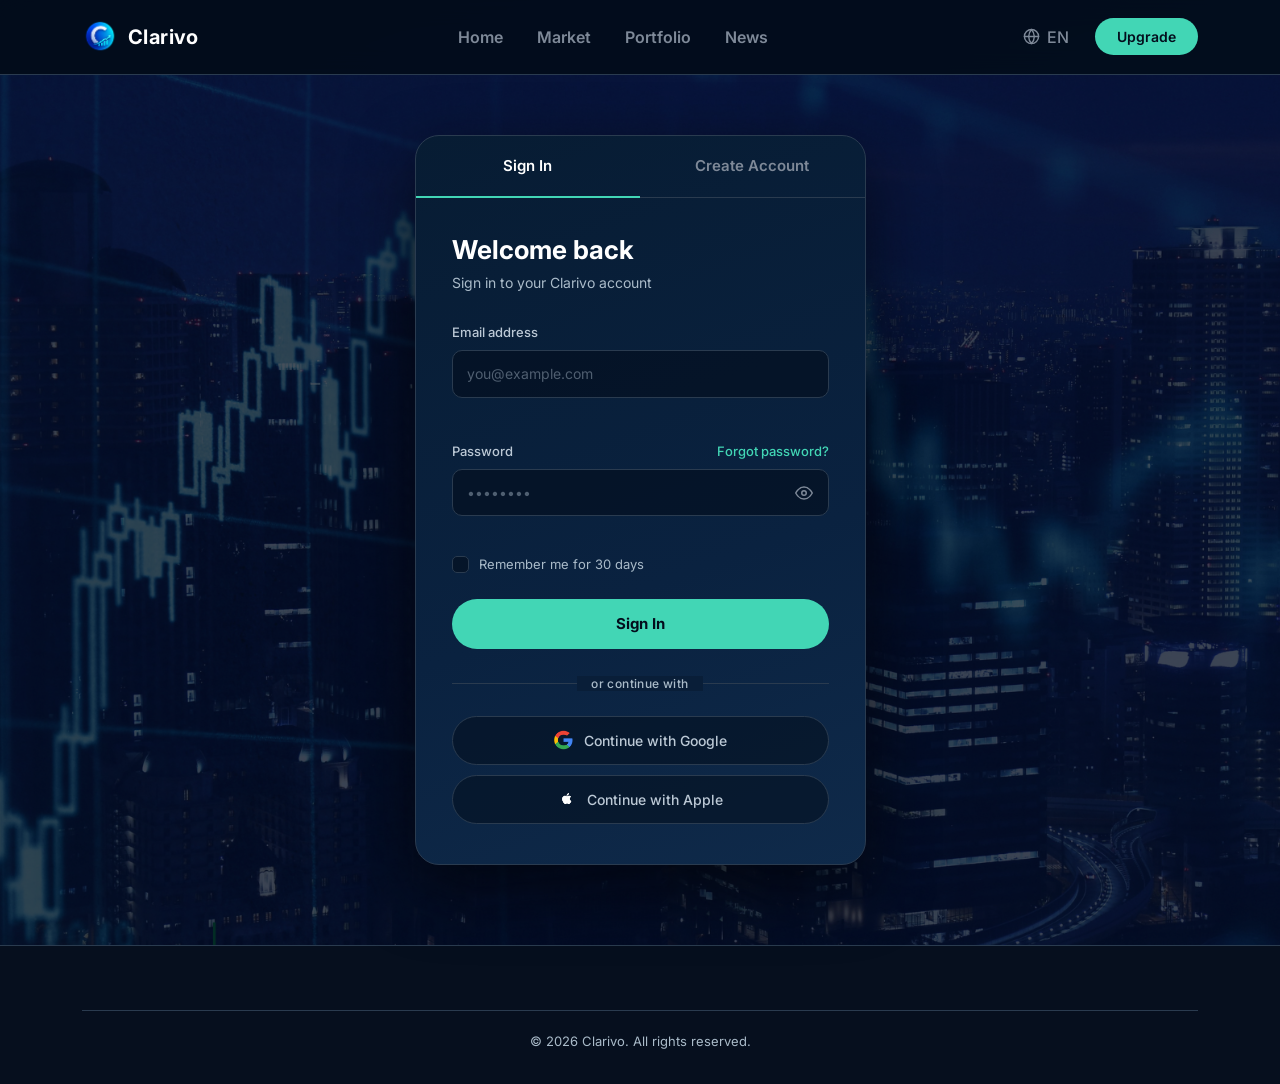
<file: auth.html>
<!DOCTYPE html>
<html lang="en">
<head>
    <meta charset="UTF-8">
    <meta name="viewport" content="width=device-width, initial-scale=1.0">
    <title>Clarivo — Sign In</title>

    <!-- Bootstrap 5 -->
    <link rel="stylesheet" href="https://cdn.jsdelivr.net/npm/bootstrap@5.3.2/dist/css/bootstrap.min.css">

    <!-- Google Fonts — Inter -->
    <link rel="preconnect" href="https://fonts.googleapis.com">
    <link href="https://fonts.googleapis.com/css2?family=Inter:wght@300;400;500;600;700;800&display=swap" rel="stylesheet">

    <!-- Shared styles -->
    <link rel="stylesheet" href="style.css">

    <!-- Auth-specific styles -->
    <link rel="stylesheet" href="auth.css">
</head>
<body class="auth-body">

    <!-- ===== NAVBAR ===== -->
    <header>
        <nav class="navbar navbar-expand-lg clarivo-navbar" id="mainNav">
            <div class="container">

                <!-- Brand -->
                <a class="navbar-brand clarivo-brand" href="index.html">
                    <img src="assets/Logo.png" alt="Clarivo" class="brand-logo">
                    <span class="brand-text">Clarivo</span>
                </a>

                <!-- Mobile toggle -->
                <button class="navbar-toggler clarivo-toggler" type="button"
                        data-bs-toggle="collapse" data-bs-target="#navbarLinks"
                        aria-controls="navbarLinks" aria-expanded="false"
                        aria-label="Toggle navigation">
                    <span></span>
                    <span></span>
                    <span></span>
                </button>

                <!-- Nav links -->
                <div class="collapse navbar-collapse" id="navbarLinks">
                    <ul class="navbar-nav clarivo-nav-list">
                        <li class="nav-item">
                            <a class="nav-link" href="index.html">Home</a>
                        </li>
                        <li class="nav-item">
                            <a class="nav-link" href="index.html#market">Market</a>
                        </li>
                        <li class="nav-item">
                            <a class="nav-link" href="portfolio.html">Portfolio</a>
                        </li>
                        <li class="nav-item">
                            <a class="nav-link" href="index.html#news">News</a>
                        </li>
                    </ul>

                    <!-- Right-side actions -->
                    <div class="nav-actions">
                        <span class="nav-lang">
                            <svg xmlns="http://www.w3.org/2000/svg" width="17" height="17" viewBox="0 0 24 24" fill="none" stroke="currentColor" stroke-width="2" stroke-linecap="round" stroke-linejoin="round"><circle cx="12" cy="12" r="10"/><line x1="2" y1="12" x2="22" y2="12"/><path d="M12 2a15.3 15.3 0 0 1 4 10 15.3 15.3 0 0 1-4 10 15.3 15.3 0 0 1-4-10 15.3 15.3 0 0 1 4-10z"/></svg>
                            EN
                        </span>
                        <a href="pro.html" class="btn btn-clarivo-cta">Upgrade</a>
                    </div>
                </div>

            </div>
        </nav>
    </header>

    <!-- ===== AUTH SECTION ===== -->
    <main class="auth-section">
        <div class="container">
            <div class="row justify-content-center">
                <div class="col-xl-5 col-lg-6 col-md-8 col-12">

                    <!-- Card -->
                    <div class="auth-card">

                        <!-- Tab switcher -->
                        <div class="auth-tabs">
                            <button class="auth-tab active" id="tab-login" aria-controls="panel-login" aria-selected="true">
                                Sign In
                            </button>
                            <button class="auth-tab" id="tab-register" aria-controls="panel-register" aria-selected="false">
                                Create Account
                            </button>
                        </div>

                        <!-- ===== LOGIN PANEL ===== -->
                        <div class="auth-panel" id="panel-login">

                            <div class="auth-header">
                                <h1 class="auth-title">Welcome back</h1>
                                <p class="auth-subtitle">Sign in to your Clarivo account</p>
                            </div>

                            <form class="auth-form" id="loginForm" novalidate>

                                <div class="form-group">
                                    <label class="form-label-custom" for="loginEmail">Email address</label>
                                    <input
                                        type="email"
                                        id="loginEmail"
                                        class="form-input"
                                        placeholder="you@example.com"
                                        autocomplete="email"
                                        required
                                    >
                                    <span class="input-error" id="loginEmailError"></span>
                                </div>

                                <div class="form-group">
                                    <div class="label-row">
                                        <label class="form-label-custom" for="loginPassword">Password</label>
                                        <a aria-disabled="true" tabindex="-1" class="forgot-link" id="forgotPasswordLink">Forgot password?</a>
                                    </div>
                                    <div class="input-wrapper">
                                        <input
                                            type="password"
                                            id="loginPassword"
                                            class="form-input"
                                            placeholder="••••••••"
                                            autocomplete="current-password"
                                            required
                                        >
                                        <button type="button" class="toggle-pw" aria-label="Toggle password visibility" data-target="loginPassword">
                                            <svg class="eye-icon eye-show" xmlns="http://www.w3.org/2000/svg" width="18" height="18" viewBox="0 0 24 24" fill="none" stroke="currentColor" stroke-width="2" stroke-linecap="round" stroke-linejoin="round"><path d="M1 12s4-8 11-8 11 8 11 8-4 8-11 8-11-8-11-8z"/><circle cx="12" cy="12" r="3"/></svg>
                                            <svg class="eye-icon eye-hide" xmlns="http://www.w3.org/2000/svg" width="18" height="18" viewBox="0 0 24 24" fill="none" stroke="currentColor" stroke-width="2" stroke-linecap="round" stroke-linejoin="round" style="display:none"><path d="M17.94 17.94A10.07 10.07 0 0 1 12 20c-7 0-11-8-11-8a18.45 18.45 0 0 1 5.06-5.94M9.9 4.24A9.12 9.12 0 0 1 12 4c7 0 11 8 11 8a18.5 18.5 0 0 1-2.16 3.19m-6.72-1.07a3 3 0 1 1-4.24-4.24"/><line x1="1" y1="1" x2="23" y2="23"/></svg>
                                        </button>
                                    </div>
                                    <span class="input-error" id="loginPasswordError"></span>
                                </div>

                                <div class="form-check-row">
                                    <label class="custom-checkbox">
                                        <input type="checkbox" id="rememberMe">
                                        <span class="checkmark"></span>
                                        <span class="check-label">Remember me for 30 days</span>
                                    </label>
                                </div>

                                <button type="submit" class="btn-auth-submit">Sign In</button>

                                <div class="auth-divider">
                                    <span>or continue with</span>
                                </div>

                                <div class="social-auth">
                                    <button type="button" class="btn-social">
                                        <img src="assets/google_logo.png" alt="Google" class="social-logo">
                                        Continue with Google
                                    </button>
                                    <button type="button" class="btn-social">
                                        <img src="assets/apple_logo.png" alt="Apple" class="social-logo">
                                        Continue with Apple
                                    </button>
                                </div>

                            </form>
                        </div>

                        <!-- ===== REGISTER PANEL ===== -->
                        <div class="auth-panel hidden" id="panel-register">

                            <div class="auth-header">
                                <h1 class="auth-title">Create your account</h1>
                                <p class="auth-subtitle">Join Clarivo and start tracking the market</p>
                            </div>

                            <form class="auth-form" id="registerForm" novalidate>

                                <div class="form-row-two">
                                    <div class="form-group">
                                        <label class="form-label-custom" for="regFirstName">First name</label>
                                        <input
                                            type="text"
                                            id="regFirstName"
                                            class="form-input"
                                            placeholder="Jane"
                                            autocomplete="given-name"
                                            required
                                        >
                                        <span class="input-error" id="regFirstNameError"></span>
                                    </div>
                                    <div class="form-group">
                                        <label class="form-label-custom" for="regLastName">Last name</label>
                                        <input
                                            type="text"
                                            id="regLastName"
                                            class="form-input"
                                            placeholder="Doe"
                                            autocomplete="family-name"
                                            required
                                        >
                                        <span class="input-error" id="regLastNameError"></span>
                                    </div>
                                </div>

                                <div class="form-group">
                                    <label class="form-label-custom" for="regEmail">Email address</label>
                                    <input
                                        type="email"
                                        id="regEmail"
                                        class="form-input"
                                        placeholder="you@example.com"
                                        autocomplete="email"
                                        required
                                    >
                                    <span class="input-error" id="regEmailError"></span>
                                </div>

                                <div class="form-group">
                                    <label class="form-label-custom" for="regPassword">Password</label>
                                    <div class="input-wrapper">
                                        <input
                                            type="password"
                                            id="regPassword"
                                            class="form-input"
                                            placeholder="Min. 8 characters"
                                            autocomplete="new-password"
                                            required
                                        >
                                        <button type="button" class="toggle-pw" aria-label="Toggle password visibility" data-target="regPassword">
                                            <svg class="eye-icon eye-show" xmlns="http://www.w3.org/2000/svg" width="18" height="18" viewBox="0 0 24 24" fill="none" stroke="currentColor" stroke-width="2" stroke-linecap="round" stroke-linejoin="round"><path d="M1 12s4-8 11-8 11 8 11 8-4 8-11 8-11-8-11-8z"/><circle cx="12" cy="12" r="3"/></svg>
                                            <svg class="eye-icon eye-hide" xmlns="http://www.w3.org/2000/svg" width="18" height="18" viewBox="0 0 24 24" fill="none" stroke="currentColor" stroke-width="2" stroke-linecap="round" stroke-linejoin="round" style="display:none"><path d="M17.94 17.94A10.07 10.07 0 0 1 12 20c-7 0-11-8-11-8a18.45 18.45 0 0 1 5.06-5.94M9.9 4.24A9.12 9.12 0 0 1 12 4c7 0 11 8 11 8a18.5 18.5 0 0 1-2.16 3.19m-6.72-1.07a3 3 0 1 1-4.24-4.24"/><line x1="1" y1="1" x2="23" y2="23"/></svg>
                                        </button>
                                    </div>
                                    <div class="password-strength" id="strengthBar">
                                        <div class="strength-track">
                                            <div class="strength-fill" id="strengthFill"></div>
                                        </div>
                                        <span class="strength-label" id="strengthLabel"></span>
                                    </div>
                                    <span class="input-error" id="regPasswordError"></span>
                                </div>

                                <div class="form-group">
                                    <label class="form-label-custom" for="regConfirm">Confirm password</label>
                                    <div class="input-wrapper">
                                        <input
                                            type="password"
                                            id="regConfirm"
                                            class="form-input"
                                            placeholder="••••••••"
                                            autocomplete="new-password"
                                            required
                                        >
                                        <button type="button" class="toggle-pw" aria-label="Toggle password visibility" data-target="regConfirm">
                                            <svg class="eye-icon eye-show" xmlns="http://www.w3.org/2000/svg" width="18" height="18" viewBox="0 0 24 24" fill="none" stroke="currentColor" stroke-width="2" stroke-linecap="round" stroke-linejoin="round"><path d="M1 12s4-8 11-8 11 8 11 8-4 8-11 8-11-8-11-8z"/><circle cx="12" cy="12" r="3"/></svg>
                                            <svg class="eye-icon eye-hide" xmlns="http://www.w3.org/2000/svg" width="18" height="18" viewBox="0 0 24 24" fill="none" stroke="currentColor" stroke-width="2" stroke-linecap="round" stroke-linejoin="round" style="display:none"><path d="M17.94 17.94A10.07 10.07 0 0 1 12 20c-7 0-11-8-11-8a18.45 18.45 0 0 1 5.06-5.94M9.9 4.24A9.12 9.12 0 0 1 12 4c7 0 11 8 11 8a18.5 18.5 0 0 1-2.16 3.19m-6.72-1.07a3 3 0 1 1-4.24-4.24"/><line x1="1" y1="1" x2="23" y2="23"/></svg>
                                        </button>
                                    </div>
                                    <span class="input-error" id="regConfirmError"></span>
                                </div>

                                <div class="form-check-row">
                                    <label class="custom-checkbox">
                                        <input type="checkbox" id="agreeTerms" required>
                                        <span class="checkmark"></span>
                                        <span class="check-label">
                                            I agree to the
                                            <a aria-disabled="true" tabindex="-1" class="terms-link">Terms of Use</a>
                                            and
                                            <a aria-disabled="true" tabindex="-1" class="terms-link">Privacy Policy</a>
                                        </span>
                                    </label>
                                    <span class="input-error" id="agreeTermsError"></span>
                                </div>

                                <button type="submit" class="btn-auth-submit">Create Account</button>

                                <div class="auth-divider">
                                    <span>or continue with</span>
                                </div>

                                <div class="social-auth">
                                    <button type="button" class="btn-social">
                                        <img src="assets/google_logo.png" alt="Google" class="social-logo">
                                        Continue with Google
                                    </button>
                                    <button type="button" class="btn-social">
                                        <img src="assets/apple_logo.png" alt="Apple" class="social-logo">
                                        Continue with Apple
                                    </button>
                                </div>

                            </form>
                        </div>

                    </div>
                    <!-- /auth-card -->

                </div>
            </div>
        </div>
    </main>

    <!-- ===== FOOTER ===== -->
    <footer class="clarivo-footer">
        <div class="container">
            <div class="footer-divider" style="margin-top:0"></div>
            <p class="footer-copy">&copy; 2026 Clarivo. All rights reserved.</p>
        </div>
    </footer>

    <!-- Bootstrap 5 JS -->
    <script src="https://cdn.jsdelivr.net/npm/bootstrap@5.3.2/dist/js/bootstrap.bundle.min.js"></script>

    <script src="auth.js"></script>
</body>
</html>
</file>
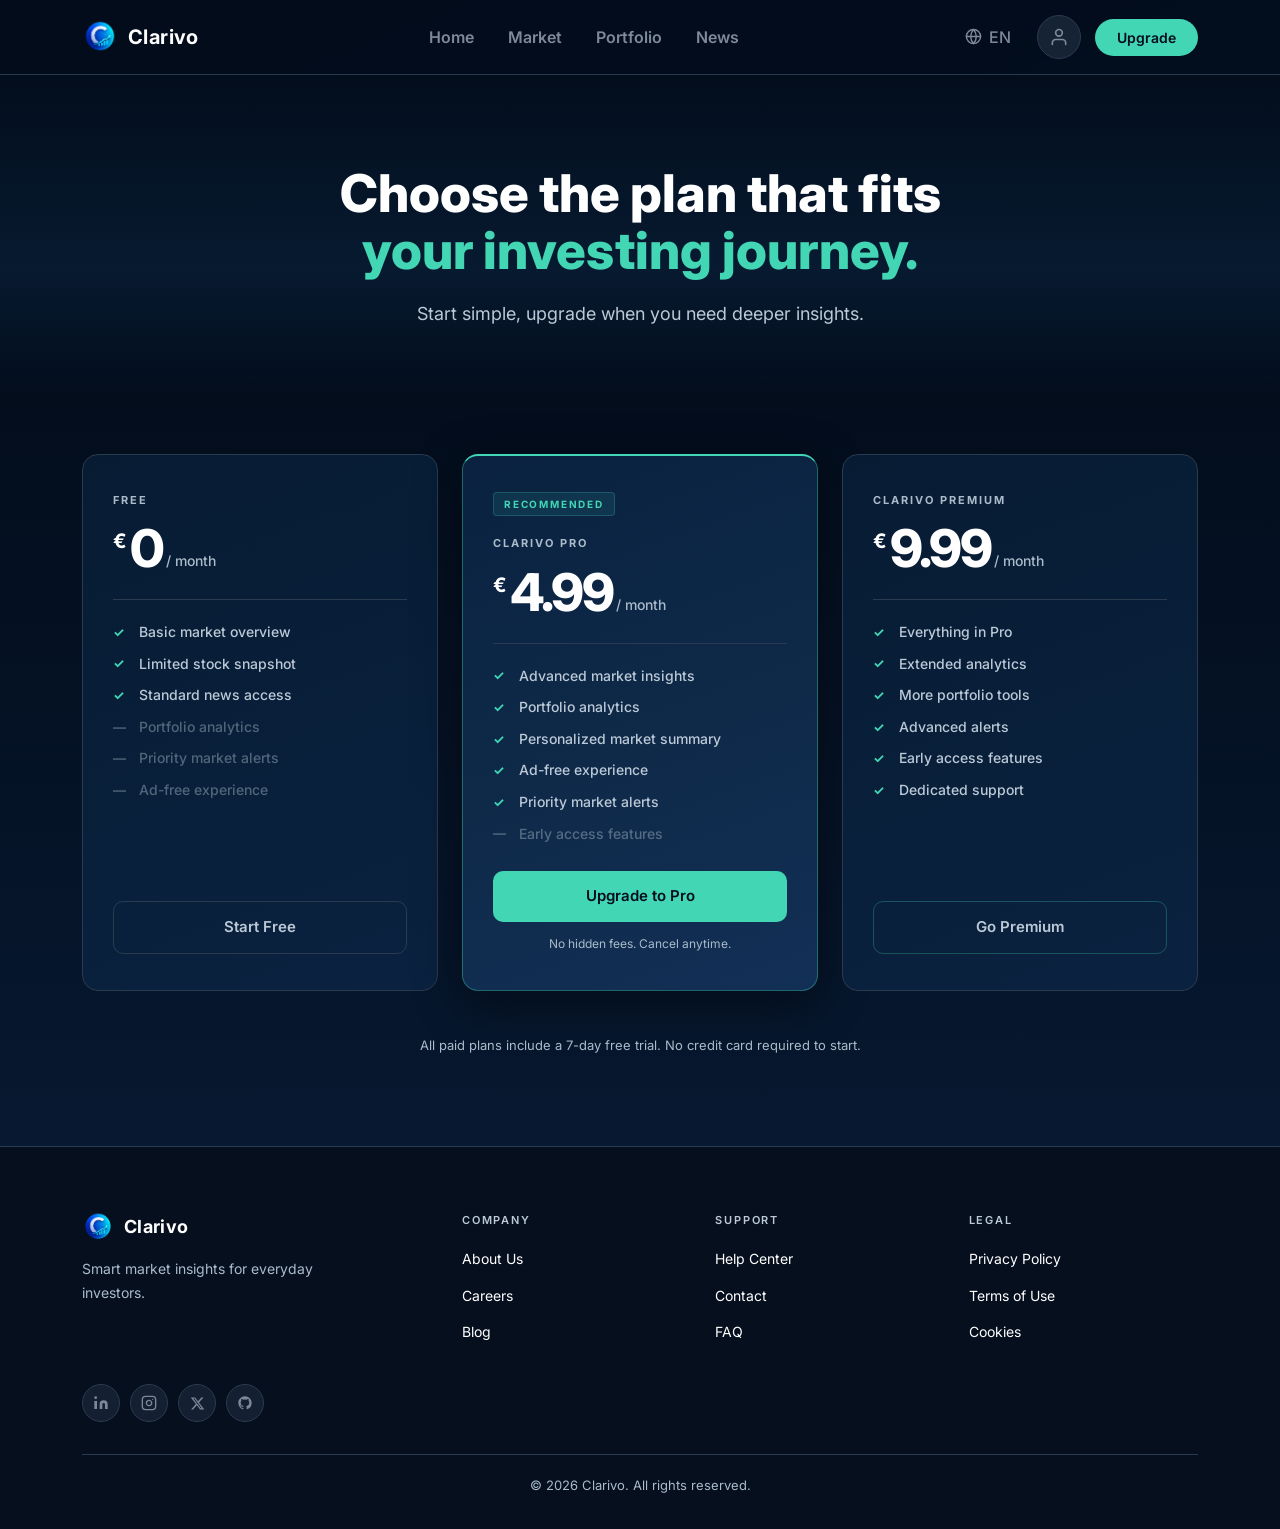
<file: pro.html>
<!DOCTYPE html>
<html lang="en">
<head>
    <meta charset="UTF-8">
    <meta name="viewport" content="width=device-width, initial-scale=1.0">
    <title>Clarivo — Plans & Pricing</title>

    <!-- Bootstrap 5 -->
    <link rel="stylesheet" href="https://cdn.jsdelivr.net/npm/bootstrap@5.3.2/dist/css/bootstrap.min.css">

    <!-- Google Fonts — Inter -->
    <link rel="preconnect" href="https://fonts.googleapis.com">
    <link href="https://fonts.googleapis.com/css2?family=Inter:wght@300;400;500;600;700;800&display=swap" rel="stylesheet">

    <!-- Custom styles -->
    <link rel="stylesheet" href="style.css">
</head>
<body>

    <!-- ===== NAVBAR ===== -->
    <header>
        <nav class="navbar navbar-expand-lg clarivo-navbar" id="mainNav">
            <div class="container">

                <!-- Brand -->
                <a class="navbar-brand clarivo-brand" href="index.html">
                    <img src="assets/Logo.png" alt="Clarivo" class="brand-logo">
                    <span class="brand-text">Clarivo</span>
                </a>

                <!-- Mobile toggle -->
                <button class="navbar-toggler clarivo-toggler" type="button"
                        data-bs-toggle="collapse" data-bs-target="#navbarLinks"
                        aria-controls="navbarLinks" aria-expanded="false"
                        aria-label="Toggle navigation">
                    <span></span>
                    <span></span>
                    <span></span>
                </button>

                <!-- Nav links -->
                <div class="collapse navbar-collapse" id="navbarLinks">
                    <ul class="navbar-nav clarivo-nav-list">
                        <li class="nav-item">
                            <a class="nav-link" href="index.html">Home</a>
                        </li>
                        <li class="nav-item">
                            <a class="nav-link" href="index.html#market">Market</a>
                        </li>
                        <li class="nav-item">
                            <a class="nav-link" href="portfolio.html">Portfolio</a>
                        </li>
                        <li class="nav-item">
                            <a class="nav-link" href="index.html#news">News</a>
                        </li>
                    </ul>

                    <!-- Right-side actions -->
                    <div class="nav-actions">
                        <span class="nav-lang">
                            <svg xmlns="http://www.w3.org/2000/svg" width="17" height="17" viewBox="0 0 24 24" fill="none" stroke="currentColor" stroke-width="2" stroke-linecap="round" stroke-linejoin="round"><circle cx="12" cy="12" r="10"/><line x1="2" y1="12" x2="22" y2="12"/><path d="M12 2a15.3 15.3 0 0 1 4 10 15.3 15.3 0 0 1-4 10 15.3 15.3 0 0 1-4-10 15.3 15.3 0 0 1 4-10z"/></svg>
                            EN
                        </span>
                        <a href="auth.html" class="nav-profile-btn" id="navProfileBtn" aria-label="Profile">
                            <svg xmlns="http://www.w3.org/2000/svg" width="20" height="20" viewBox="0 0 24 24" fill="none" stroke="currentColor" stroke-width="2" stroke-linecap="round" stroke-linejoin="round"><path d="M20 21v-2a4 4 0 0 0-4-4H8a4 4 0 0 0-4 4v2"/><circle cx="12" cy="7" r="4"/></svg>
                        </a>
                        <a href="pro.html" class="btn btn-clarivo-cta">Upgrade</a>
                    </div>
                </div>

            </div>
        </nav>
    </header>

    <!-- ===== PRICING HERO ===== -->
    <section class="pricing-hero-section">
        <div class="container">
            <div class="row justify-content-center">
                <div class="col-lg-7 col-md-9 text-center">

                    <h1 class="pricing-hero-heading">
                        Choose the plan that fits<br>
                        <span class="heading-accent">your investing journey.</span>
                    </h1>

                    <p class="pricing-hero-subtitle">
                        Start simple, upgrade when you need deeper insights.
                    </p>

                </div>
            </div>
        </div>
    </section>

    <!-- ===== PLANS SECTION ===== -->
    <section class="plans-section">
        <div class="container">

            <div class="row gy-4 justify-content-center align-items-stretch">

                <!-- ---- FREE PLAN ---- -->
                <div class="col-lg-4 col-md-8">
                    <div class="plan-card">

                        <p class="plan-tier">Free</p>

                        <div class="plan-price-block">
                            <span class="plan-currency">€</span>
                            <span class="plan-amount">0</span>
                            <span class="plan-period">/ month</span>
                        </div>

                        <div class="plan-divider"></div>

                        <ul class="plan-features">
                            <li class="plan-feature-item plan-feature-on">
                                <span class="plan-check">✓</span>
                                Basic market overview
                            </li>
                            <li class="plan-feature-item plan-feature-on">
                                <span class="plan-check">✓</span>
                                Limited stock snapshot
                            </li>
                            <li class="plan-feature-item plan-feature-on">
                                <span class="plan-check">✓</span>
                                Standard news access
                            </li>
                            <li class="plan-feature-item plan-feature-off">
                                <span class="plan-dash">—</span>
                                Portfolio analytics
                            </li>
                            <li class="plan-feature-item plan-feature-off">
                                <span class="plan-dash">—</span>
                                Priority market alerts
                            </li>
                            <li class="plan-feature-item plan-feature-off">
                                <span class="plan-dash">—</span>
                                Ad-free experience
                            </li>
                        </ul>

                        <a href="auth.html?tab=register" class="btn-plan btn-plan-free">Start Free</a>

                    </div>
                </div>

                <!-- ---- CLARIVO PRO (featured) ---- -->
                <div class="col-lg-4 col-md-8">
                    <div class="plan-card plan-featured">

                        <span class="plan-recommended-badge">Recommended</span>

                        <p class="plan-tier">Clarivo Pro</p>

                        <div class="plan-price-block">
                            <span class="plan-currency">€</span>
                            <span class="plan-amount">4.99</span>
                            <span class="plan-period">/ month</span>
                        </div>

                        <div class="plan-divider"></div>

                        <ul class="plan-features">
                            <li class="plan-feature-item plan-feature-on">
                                <span class="plan-check">✓</span>
                                Advanced market insights
                            </li>
                            <li class="plan-feature-item plan-feature-on">
                                <span class="plan-check">✓</span>
                                Portfolio analytics
                            </li>
                            <li class="plan-feature-item plan-feature-on">
                                <span class="plan-check">✓</span>
                                Personalized market summary
                            </li>
                            <li class="plan-feature-item plan-feature-on">
                                <span class="plan-check">✓</span>
                                Ad-free experience
                            </li>
                            <li class="plan-feature-item plan-feature-on">
                                <span class="plan-check">✓</span>
                                Priority market alerts
                            </li>
                            <li class="plan-feature-item plan-feature-off">
                                <span class="plan-dash">—</span>
                                Early access features
                            </li>
                        </ul>

                        <a href="auth.html?tab=register" class="btn-plan btn-plan-pro">Upgrade to Pro</a>

                        <p class="plan-trust">No hidden fees. Cancel anytime.</p>

                    </div>
                </div>

                <!-- ---- CLARIVO PREMIUM ---- -->
                <div class="col-lg-4 col-md-8">
                    <div class="plan-card">

                        <p class="plan-tier">Clarivo Premium</p>

                        <div class="plan-price-block">
                            <span class="plan-currency">€</span>
                            <span class="plan-amount">9.99</span>
                            <span class="plan-period">/ month</span>
                        </div>

                        <div class="plan-divider"></div>

                        <ul class="plan-features">
                            <li class="plan-feature-item plan-feature-on">
                                <span class="plan-check">✓</span>
                                Everything in Pro
                            </li>
                            <li class="plan-feature-item plan-feature-on">
                                <span class="plan-check">✓</span>
                                Extended analytics
                            </li>
                            <li class="plan-feature-item plan-feature-on">
                                <span class="plan-check">✓</span>
                                More portfolio tools
                            </li>
                            <li class="plan-feature-item plan-feature-on">
                                <span class="plan-check">✓</span>
                                Advanced alerts
                            </li>
                            <li class="plan-feature-item plan-feature-on">
                                <span class="plan-check">✓</span>
                                Early access features
                            </li>
                            <li class="plan-feature-item plan-feature-on">
                                <span class="plan-check">✓</span>
                                Dedicated support
                            </li>
                        </ul>

                        <a href="auth.html?tab=register" class="btn-plan btn-plan-premium">Go Premium</a>

                    </div>
                </div>

            </div>

            <!-- Bottom note -->
            <p class="plans-note text-center">All paid plans include a 7-day free trial. No credit card required to start.</p>

        </div>
    </section>

    <!-- ===== FOOTER ===== -->
    <footer class="clarivo-footer">
        <div class="container">

            <!-- Top grid: 4 columns -->
            <div class="row gy-5 footer-grid">

                <!-- Column 1: Brand -->
                <div class="col-lg-4 col-md-6">
                    <div class="footer-brand-block">
                        <div class="footer-brand">
                            <img src="assets/Logo.png" alt="Clarivo" class="footer-logo">
                            <span class="footer-brand-name">Clarivo</span>
                        </div>
                        <p class="footer-desc">
                            Smart market insights for everyday investors.
                        </p>
                    </div>
                </div>

                <!-- Column 2: Company -->
                <div class="col-lg col-md-6 col-6">
                    <p class="footer-col-title">Company</p>
                    <ul class="footer-links">
                        <li><a aria-disabled="true" tabindex="-1">About Us</a></li>
                        <li><a aria-disabled="true" tabindex="-1">Careers</a></li>
                        <li><a aria-disabled="true" tabindex="-1">Blog</a></li>
                    </ul>
                </div>

                <!-- Column 3: Support -->
                <div class="col-lg col-md-6 col-6">
                    <p class="footer-col-title">Support</p>
                    <ul class="footer-links">
                        <li><a aria-disabled="true" tabindex="-1">Help Center</a></li>
                        <li><a aria-disabled="true" tabindex="-1">Contact</a></li>
                        <li><a aria-disabled="true" tabindex="-1">FAQ</a></li>
                    </ul>
                </div>

                <!-- Column 4: Legal -->
                <div class="col-lg col-md-6 col-6">
                    <p class="footer-col-title">Legal</p>
                    <ul class="footer-links">
                        <li><a aria-disabled="true" tabindex="-1">Privacy Policy</a></li>
                        <li><a aria-disabled="true" tabindex="-1">Terms of Use</a></li>
                        <li><a aria-disabled="true" tabindex="-1">Cookies</a></li>
                    </ul>
                </div>

            </div>

            <!-- Social icons -->
            <div class="footer-social">
                <!-- LinkedIn -->
                <a class="footer-social-btn" aria-disabled="true" tabindex="-1" aria-label="LinkedIn">
                    <svg xmlns="http://www.w3.org/2000/svg" width="16" height="16" viewBox="0 0 24 24" fill="currentColor">
                        <path d="M16 8a6 6 0 0 1 6 6v7h-4v-7a2 2 0 0 0-2-2 2 2 0 0 0-2 2v7h-4v-7a6 6 0 0 1 6-6z"/>
                        <rect x="2" y="9" width="4" height="12"/>
                        <circle cx="4" cy="4" r="2"/>
                    </svg>
                </a>
                <!-- Instagram -->
                <a class="footer-social-btn" aria-disabled="true" tabindex="-1" aria-label="Instagram">
                    <svg xmlns="http://www.w3.org/2000/svg" width="16" height="16" viewBox="0 0 24 24" fill="none" stroke="currentColor" stroke-width="2" stroke-linecap="round" stroke-linejoin="round">
                        <rect x="2" y="2" width="20" height="20" rx="5" ry="5"/>
                        <path d="M16 11.37A4 4 0 1 1 12.63 8 4 4 0 0 1 16 11.37z"/>
                        <line x1="17.5" y1="6.5" x2="17.51" y2="6.5"/>
                    </svg>
                </a>
                <!-- X / Twitter -->
                <a class="footer-social-btn" aria-disabled="true" tabindex="-1" aria-label="X">
                    <svg xmlns="http://www.w3.org/2000/svg" width="15" height="15" viewBox="0 0 24 24" fill="currentColor">
                        <path d="M18.244 2.25h3.308l-7.227 8.26 8.502 11.24H16.17l-5.214-6.817L4.99 21.75H1.68l7.73-8.835L1.254 2.25H8.08l4.713 6.231zm-1.161 17.52h1.833L7.084 4.126H5.117z"/>
                    </svg>
                </a>
                <!-- GitHub -->
                <a class="footer-social-btn" aria-disabled="true" tabindex="-1" aria-label="GitHub">
                    <svg xmlns="http://www.w3.org/2000/svg" width="16" height="16" viewBox="0 0 24 24" fill="currentColor">
                        <path d="M12 2C6.477 2 2 6.484 2 12.017c0 4.425 2.865 8.18 6.839 9.504.5.092.682-.217.682-.483 0-.237-.008-.868-.013-1.703-2.782.605-3.369-1.343-3.369-1.343-.454-1.158-1.11-1.466-1.11-1.466-.908-.62.069-.608.069-.608 1.003.07 1.531 1.032 1.531 1.032.892 1.53 2.341 1.088 2.91.832.092-.647.35-1.088.636-1.338-2.22-.253-4.555-1.113-4.555-4.951 0-1.093.39-1.988 1.029-2.688-.103-.253-.446-1.272.098-2.65 0 0 .84-.27 2.75 1.026A9.564 9.564 0 0 1 12 6.844a9.59 9.59 0 0 1 2.504.337c1.909-1.296 2.747-1.027 2.747-1.027.546 1.379.202 2.398.1 2.651.64.7 1.028 1.595 1.028 2.688 0 3.848-2.339 4.695-4.566 4.943.359.309.678.92.678 1.855 0 1.338-.012 2.419-.012 2.747 0 .268.18.58.688.482A10.02 10.02 0 0 0 22 12.017C22 6.484 17.522 2 12 2z"/>
                    </svg>
                </a>
            </div>

            <!-- Divider -->
            <div class="footer-divider"></div>

            <!-- Bottom copyright -->
            <p class="footer-copy">&copy; 2026 Clarivo. All rights reserved.</p>

        </div>
    </footer>

    <!-- Bootstrap 5 JS -->
    <script src="https://cdn.jsdelivr.net/npm/bootstrap@5.3.2/dist/js/bootstrap.bundle.min.js"></script>

    <script src="script.js"></script>

</body>
</html>
</file>
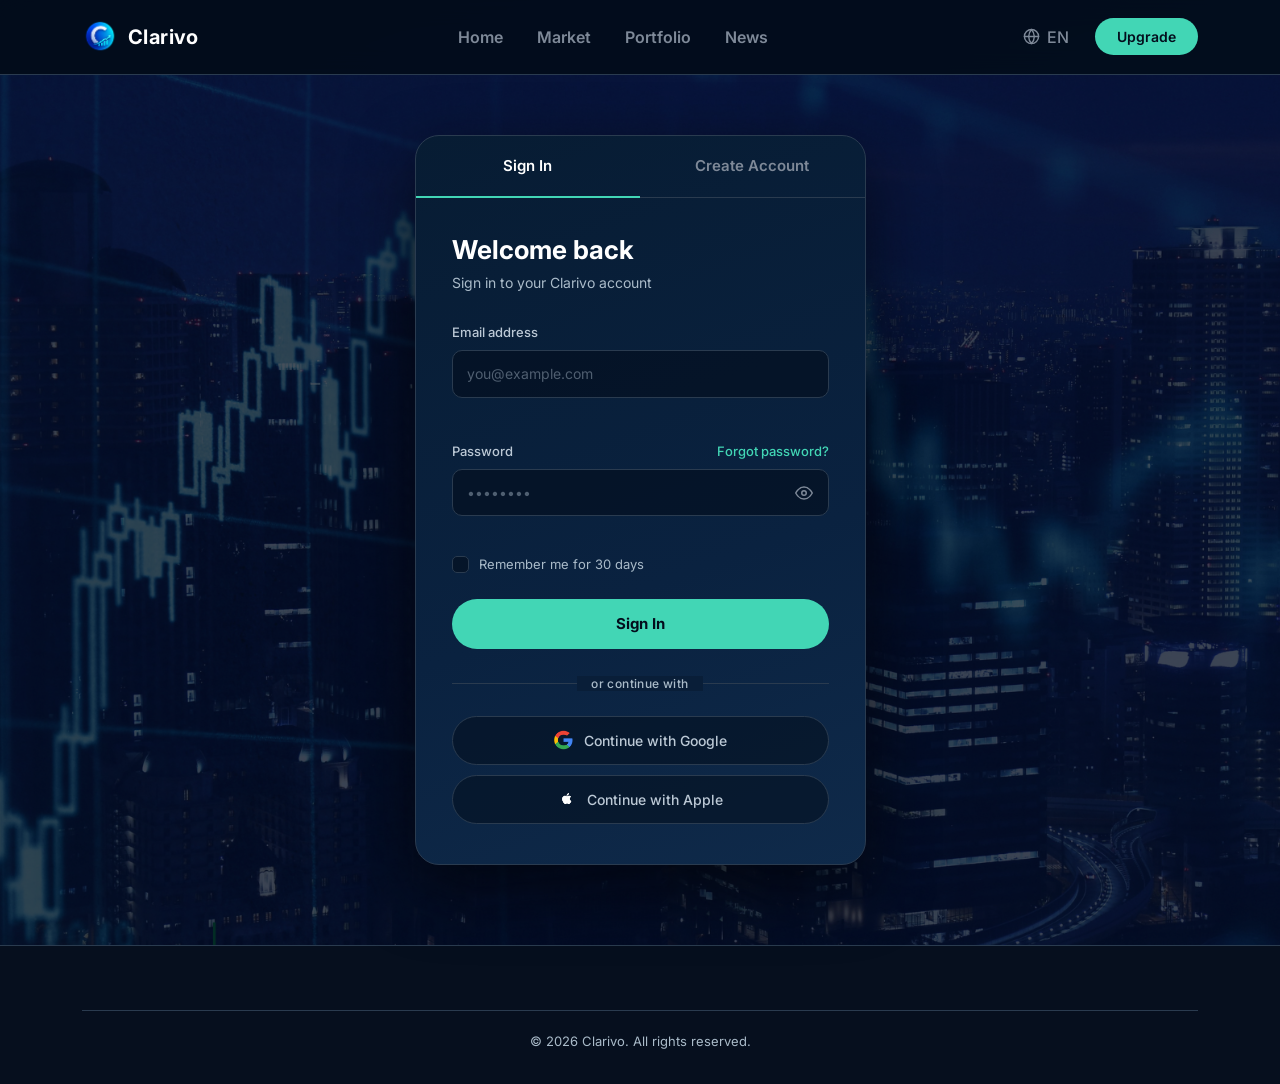
<file: profile.html>
<!DOCTYPE html>
<html lang="en">
<head>
    <meta charset="UTF-8">
    <meta name="viewport" content="width=device-width, initial-scale=1.0">
    <title>Clarivo — My Profile</title>

    <!-- Bootstrap 5 -->
    <link rel="stylesheet" href="https://cdn.jsdelivr.net/npm/bootstrap@5.3.2/dist/css/bootstrap.min.css">

    <!-- Google Fonts — Inter -->
    <link rel="preconnect" href="https://fonts.googleapis.com">
    <link href="https://fonts.googleapis.com/css2?family=Inter:wght@300;400;500;600;700;800&display=swap" rel="stylesheet">

    <!-- Styles -->
    <link rel="stylesheet" href="style.css">
</head>
<body>

    <!-- ===== NAVBAR ===== -->
    <header>
        <nav class="navbar navbar-expand-lg clarivo-navbar" id="mainNav">
            <div class="container">

                <!-- Brand -->
                <a class="navbar-brand clarivo-brand" href="index.html">
                    <img src="assets/Logo.png" alt="Clarivo" class="brand-logo">
                    <span class="brand-text">Clarivo</span>
                </a>

                <!-- Mobile toggle -->
                <button class="navbar-toggler clarivo-toggler" type="button"
                        data-bs-toggle="collapse" data-bs-target="#navbarLinks"
                        aria-controls="navbarLinks" aria-expanded="false"
                        aria-label="Toggle navigation">
                    <span></span>
                    <span></span>
                    <span></span>
                </button>

                <!-- Nav links -->
                <div class="collapse navbar-collapse" id="navbarLinks">
                    <ul class="navbar-nav clarivo-nav-list">
                        <li class="nav-item">
                            <a class="nav-link" href="index.html">Home</a>
                        </li>
                        <li class="nav-item">
                            <a class="nav-link" href="index.html#market">Market</a>
                        </li>
                        <li class="nav-item">
                            <a class="nav-link" href="portfolio.html">Portfolio</a>
                        </li>
                        <li class="nav-item">
                            <a class="nav-link" href="index.html#news">News</a>
                        </li>
                    </ul>

                    <!-- Right-side actions -->
                    <div class="nav-actions">
                        <span class="nav-lang">
                            <svg xmlns="http://www.w3.org/2000/svg" width="17" height="17" viewBox="0 0 24 24" fill="none" stroke="currentColor" stroke-width="2" stroke-linecap="round" stroke-linejoin="round"><circle cx="12" cy="12" r="10"/><line x1="2" y1="12" x2="22" y2="12"/><path d="M12 2a15.3 15.3 0 0 1 4 10 15.3 15.3 0 0 1-4 10 15.3 15.3 0 0 1-4-10 15.3 15.3 0 0 1 4-10z"/></svg>
                            EN
                        </span>
                        <a href="profile.html" class="nav-profile-btn active-link" id="navProfileBtn" aria-label="My Profile">
                            <svg xmlns="http://www.w3.org/2000/svg" width="20" height="20" viewBox="0 0 24 24" fill="none" stroke="currentColor" stroke-width="2" stroke-linecap="round" stroke-linejoin="round"><path d="M20 21v-2a4 4 0 0 0-4-4H8a4 4 0 0 0-4 4v2"/><circle cx="12" cy="7" r="4"/></svg>
                        </a>
                        <a href="pro.html" class="btn btn-clarivo-cta">Upgrade</a>
                    </div>
                </div>

            </div>
        </nav>
    </header>

    <!-- ===== PROFILE SECTION ===== -->
    <main class="profile-section">
        <div class="container">

            <div class="row gy-4 justify-content-center">

                <!-- Left column: profile info -->
                <div class="col-lg-5 col-12">
                    <div class="profile-card">

                        <!-- Avatar circle with initials -->
                        <div class="profile-avatar" id="profileAvatar">?</div>

                        <!-- Name and email -->
                        <h2 class="profile-name" id="profileName">—</h2>
                        <p class="profile-email" id="profileEmail">—</p>

                        <!-- Plan badge -->
                        <div class="profile-plan-row">
                            <span class="profile-plan-badge">Free Plan</span>
                        </div>

                        <!-- Upgrade button -->
                        <a href="pro.html" class="btn btn-clarivo-primary profile-upgrade-btn">
                            Upgrade to Pro
                        </a>

                    </div>
                </div>

                <!-- Right column: account settings -->
                <div class="col-lg-5 col-12">
                    <div class="profile-card">

                        <h3 class="profile-settings-title">Account Settings</h3>

                        <!-- Setting row: language -->
                        <div class="profile-setting-row">
                            <div class="profile-setting-info">
                                <p class="profile-setting-label">Language</p>
                                <p class="profile-setting-value">English</p>
                            </div>
                            <button class="profile-setting-btn">Change</button>
                        </div>

                        <!-- Setting row: notifications -->
                        <div class="profile-setting-row">
                            <div class="profile-setting-info">
                                <p class="profile-setting-label">Notifications</p>
                                <p class="profile-setting-value">Enabled</p>
                            </div>
                            <button class="profile-setting-btn">Manage</button>
                        </div>

                        <!-- Setting row: plan -->
                        <div class="profile-setting-row">
                            <div class="profile-setting-info">
                                <p class="profile-setting-label">Current Plan</p>
                                <p class="profile-setting-value">Free</p>
                            </div>
                            <a href="pro.html" class="profile-setting-btn">View Plans</a>
                        </div>

                        <div class="profile-divider"></div>

                        <!-- Logout -->
                        <button class="profile-logout-btn" id="logoutBtn">
                            Sign Out
                        </button>

                    </div>
                </div>

            </div>
        </div>
    </main>

    <!-- ===== FOOTER ===== -->
    <footer class="clarivo-footer">
        <div class="container">
            <div class="footer-divider" style="margin-top:0"></div>
            <p class="footer-copy">&copy; 2026 Clarivo. All rights reserved.</p>
        </div>
    </footer>

    <!-- Bootstrap 5 JS -->
    <script src="https://cdn.jsdelivr.net/npm/bootstrap@5.3.2/dist/js/bootstrap.bundle.min.js"></script>

    <script>
        // ---- Load user from localStorage ----

        var savedUser = localStorage.getItem("clarivoUser");

        // If not logged in, redirect to login page
        if (!savedUser) {
            window.location.href = "auth.html";
        } else {
            var user = JSON.parse(savedUser);

            // Fill in name
            var nameEl = document.getElementById("profileName");
            if (nameEl) {
                nameEl.textContent = user.name || user.email;
            }

            // Fill in email
            var emailEl = document.getElementById("profileEmail");
            if (emailEl) {
                emailEl.textContent = user.email || "—";
            }

            // Avatar: first letter of name
            var avatarEl = document.getElementById("profileAvatar");
            if (avatarEl && user.name) {
                avatarEl.textContent = user.name.charAt(0).toUpperCase();
            } else if (avatarEl && user.email) {
                avatarEl.textContent = user.email.charAt(0).toUpperCase();
            }
        }

        // ---- Logout button ----

        var logoutBtn = document.getElementById("logoutBtn");

        if (logoutBtn) {
            logoutBtn.addEventListener("click", function () {
                localStorage.removeItem("clarivoUser");
                window.location.href = "index.html";
            });
        }
    </script>

</body>
</html>
</file>
<file: auth.css>
/* =============================================
   Clarivo — Auth Page Stylesheet (login / register)
   Extends style.css — do not duplicate base variables here
   ============================================= */

/* ---- Page layout ---- */

.auth-body {
    min-height: 100vh;
    display: flex;
    flex-direction: column;
}

.auth-section {
    flex: 1;
    display: flex;
    align-items: center;
    padding: 60px 0 80px;
    background-image: url('assets/Background.png');
    background-size: cover;
    background-position: center;
    background-repeat: no-repeat;
    position: relative;
}

.auth-section::before {
    content: '';
    position: absolute;
    inset: 0;
    background: rgba(3, 13, 28, 0.72);
    z-index: 0;
}

.auth-section .container {
    position: relative;
    z-index: 1;
}

/* ---- Auth card ---- */

.auth-card {
    background: linear-gradient(160deg, #071C33 0%, #0A2240 60%, #0F2A4A 100%);
    border: 1px solid var(--border-color);
    border-radius: 24px;
    box-shadow: 0 24px 64px rgba(0, 0, 0, 0.55);
    overflow: hidden;
}

/* ---- Tab switcher ---- */

.auth-tabs {
    display: flex;
    border-bottom: 1px solid var(--border-color);
}

.auth-tab {
    flex: 1;
    background: none;
    border: none;
    padding: 18px 24px;
    font-family: var(--font-main);
    font-size: 15px;
    font-weight: 600;
    color: var(--nav-inactive);
    cursor: pointer;
    transition: color 0.2s ease, background-color 0.2s ease;
    position: relative;
}

.auth-tab::after {
    content: '';
    position: absolute;
    bottom: -1px;
    left: 0;
    right: 0;
    height: 2px;
    background-color: var(--color-positive);
    transform: scaleX(0);
    transition: transform 0.25s ease;
}

.auth-tab.active {
    color: var(--text-white);
}

.auth-tab.active::after {
    transform: scaleX(1);
}

.auth-tab:hover:not(.active) {
    color: var(--text-secondary);
    background-color: rgba(255, 255, 255, 0.03);
}

/* ---- Panel visibility ---- */

.auth-panel {
    padding: 36px 36px 40px;
}

.auth-panel.hidden {
    display: none;
}

/* ---- Panel header ---- */

.auth-header {
    margin-bottom: 28px;
}

.auth-title {
    font-size: 26px;
    font-weight: 700;
    color: var(--text-white);
    margin-bottom: 6px;
    line-height: 1.2;
}

.auth-subtitle {
    font-size: 14px;
    color: var(--text-muted);
    margin-bottom: 0;
}

/* ---- Form elements ---- */

.auth-form {
    display: flex;
    flex-direction: column;
    gap: 20px;
}

.form-group {
    display: flex;
    flex-direction: column;
    gap: 7px;
}

.form-row-two {
    display: grid;
    grid-template-columns: 1fr 1fr;
    gap: 14px;
}

.label-row {
    display: flex;
    align-items: center;
    justify-content: space-between;
}

.form-label-custom {
    font-size: 13px;
    font-weight: 500;
    color: var(--text-secondary);
    margin-bottom: 0;
}

/* Input field */
.form-input {
    width: 100%;
    background-color: rgba(3, 13, 28, 0.6);
    border: 1px solid var(--border-color);
    border-radius: 10px;
    padding: 11px 14px;
    font-family: var(--font-main);
    font-size: 14px;
    color: var(--text-white);
    outline: none;
    transition: border-color 0.2s ease, box-shadow 0.2s ease;
    -webkit-appearance: none;
}

.form-input::placeholder {
    color: rgba(170, 187, 201, 0.45);
}

.form-input:focus {
    border-color: var(--color-positive);
    box-shadow: 0 0 0 3px rgba(66, 214, 181, 0.12);
}

.form-input.is-error {
    border-color: var(--color-negative);
    box-shadow: 0 0 0 3px rgba(230, 106, 115, 0.12);
}

/* Input wrapper (password + toggle) */
.input-wrapper {
    position: relative;
}

.input-wrapper .form-input {
    padding-right: 44px;
}

.toggle-pw {
    position: absolute;
    right: 12px;
    top: 50%;
    transform: translateY(-50%);
    background: none;
    border: none;
    padding: 4px;
    cursor: pointer;
    color: var(--nav-inactive);
    display: flex;
    align-items: center;
    transition: color 0.2s ease;
}

.toggle-pw:hover {
    color: var(--text-white);
}

/* Inline error text */
.input-error {
    font-size: 12px;
    color: var(--color-negative);
    min-height: 16px;
    display: block;
}

/* ---- Forgot password link ---- */

.forgot-link {
    font-size: 13px;
    font-weight: 500;
    color: var(--color-positive);
    text-decoration: none;
    transition: opacity 0.2s ease;
}

.forgot-link:hover {
    opacity: 0.78;
    color: var(--color-positive);
}

/* ---- Custom checkbox ---- */

.form-check-row {
    display: flex;
    flex-direction: column;
    gap: 4px;
    margin-top: -4px;
}

.custom-checkbox {
    display: flex;
    align-items: flex-start;
    gap: 10px;
    cursor: pointer;
}

.custom-checkbox input[type="checkbox"] {
    position: absolute;
    opacity: 0;
    width: 0;
    height: 0;
}

.checkmark {
    width: 17px;
    height: 17px;
    min-width: 17px;
    border-radius: 5px;
    border: 1.5px solid var(--border-color);
    background-color: rgba(3, 13, 28, 0.6);
    display: flex;
    align-items: center;
    justify-content: center;
    margin-top: 1px;
    transition: border-color 0.2s ease, background-color 0.2s ease;
}

.custom-checkbox input[type="checkbox"]:checked + .checkmark {
    background-color: var(--color-positive);
    border-color: var(--color-positive);
}

.custom-checkbox input[type="checkbox"]:checked + .checkmark::after {
    content: '';
    display: block;
    width: 9px;
    height: 5px;
    border-left: 2px solid #030D1C;
    border-bottom: 2px solid #030D1C;
    transform: rotate(-45deg) translate(1px, -1px);
}

.check-label {
    font-size: 13px;
    color: var(--text-muted);
    line-height: 1.5;
}

/* ---- Terms links ---- */

.terms-link {
    color: var(--color-positive);
    text-decoration: none;
    transition: opacity 0.2s ease;
}

.terms-link:hover {
    opacity: 0.78;
    color: var(--color-positive);
}

/* ---- Submit button ---- */

.btn-auth-submit {
    width: 100%;
    background-color: var(--color-positive);
    color: #030D1C;
    font-family: var(--font-main);
    font-size: 15px;
    font-weight: 700;
    padding: 13px 24px;
    border-radius: 50px;
    border: none;
    cursor: pointer;
    transition: opacity 0.2s ease, transform 0.15s ease;
    margin-top: 4px;
}

.btn-auth-submit:hover {
    opacity: 0.88;
    transform: translateY(-1px);
}

.btn-auth-submit:active {
    transform: translateY(0);
}

/* ---- Divider ---- */

.auth-divider {
    position: relative;
    text-align: center;
}

.auth-divider::before {
    content: '';
    position: absolute;
    top: 50%;
    left: 0;
    right: 0;
    height: 1px;
    background-color: var(--border-color);
}

.auth-divider span {
    position: relative;
    background: #091E38;
    padding: 0 14px;
    font-size: 12px;
    color: var(--text-muted);
    font-weight: 500;
    letter-spacing: 0.4px;
}

/* ---- Social auth buttons ---- */

.social-auth {
    display: flex;
    flex-direction: column;
    gap: 10px;
}

.btn-social {
    display: flex;
    align-items: center;
    justify-content: center;
    gap: 10px;
    width: 100%;
    background-color: rgba(3, 13, 28, 0.55);
    border: 1px solid var(--border-color);
    border-radius: 50px;
    padding: 12px 20px;
    font-family: var(--font-main);
    font-size: 14px;
    font-weight: 500;
    color: var(--text-secondary);
    cursor: pointer;
    transition: border-color 0.2s ease, color 0.2s ease, background-color 0.2s ease, transform 0.15s ease;
}

.btn-social:hover {
    border-color: rgba(255, 255, 255, 0.25);
    color: var(--text-white);
    background-color: rgba(42, 59, 79, 0.5);
    transform: translateY(-1px);
}

.btn-social:active {
    transform: translateY(0);
}

.social-logo {
    width: 20px;
    height: 20px;
    object-fit: contain;
    flex-shrink: 0;
}

/* ---- Password strength bar ---- */

.password-strength {
    display: flex;
    align-items: center;
    gap: 10px;
}

.strength-track {
    flex: 1;
    height: 4px;
    border-radius: 4px;
    background-color: rgba(42, 59, 79, 0.6);
    overflow: hidden;
}

.strength-fill {
    height: 100%;
    border-radius: 4px;
    width: 0%;
    transition: width 0.3s ease, background-color 0.3s ease;
}

.strength-fill.weak   { width: 33%; background-color: var(--color-negative); }
.strength-fill.fair   { width: 66%; background-color: #F5A623; }
.strength-fill.strong { width: 100%; background-color: var(--color-positive); }

.strength-label {
    font-size: 11px;
    font-weight: 600;
    min-width: 42px;
    text-align: right;
    color: var(--text-muted);
}

.strength-label.weak   { color: var(--color-negative); }
.strength-label.fair   { color: #F5A623; }
.strength-label.strong { color: var(--color-positive); }

/* ---- Responsive ---- */

@media (max-width: 576px) {
    .auth-panel {
        padding: 28px 20px 32px;
    }

    .auth-title {
        font-size: 22px;
    }

    .form-row-two {
        grid-template-columns: 1fr;
        gap: 0;
    }

    .auth-section {
        padding: 40px 0 60px;
        align-items: flex-start;
    }
}
</file>
<file: style.css>
/* =============================================
   Clarivo — Home Page Stylesheet
   Stack: HTML5, CSS3, Bootstrap 5
   ============================================= */

/* ---- Google Font ---- */
@import url('https://fonts.googleapis.com/css2?family=Inter:wght@300;400;500;600;700;800&display=swap');

/* ---- CSS Variables ---- */
:root {
    --bg-main:          #030D1C;
    --bg-mid:           #0A2240;
    --bg-card:          #071C33;
    --bg-stock-start:   #0D1F2E;
    --bg-stock-end:     #0C2148;
    --text-white:       #FFFFFF;
    --text-secondary:   #BCC9D6;
    --text-muted:       #AABBC9;
    --color-positive:   #42D6B5;
    --color-negative:   #E66A73;
    --border-color:     #2A3B4F;
    --company-logo-bg:  #061A2F;
    --nav-inactive:     #7E8998;
    --font-main:        'Inter', Arial, sans-serif;
    --section-padding:  90px 0;
}

/* ---- Global reset ---- */
*, *::before, *::after {
    margin: 0;
    padding: 0;
    box-sizing: border-box;
}

html {
    scroll-behavior: smooth;
}

body {
    font-family: var(--font-main);
    background-color: var(--bg-main);
    background-image: linear-gradient(160deg, #030D1C 0%, #0A2240 55%, #06101D 100%);
    background-attachment: fixed;
    color: var(--text-white);
    line-height: 1.65;
    min-height: 100vh;
}

/* =============================================
   NAVBAR
   ============================================= */

.clarivo-navbar {
    background-color: rgba(3, 13, 28, 0.92);
    backdrop-filter: blur(12px);
    -webkit-backdrop-filter: blur(12px);
    border-bottom: 1px solid var(--border-color);
    padding: 14px 0;
    position: sticky;
    top: 0;
    z-index: 1000;
}

.clarivo-brand {
    display: flex;
    align-items: center;
    gap: 10px;
    text-decoration: none;
}

.brand-logo {
    width: 36px;
    height: 36px;
    border-radius: 50%;
    object-fit: cover;
    flex-shrink: 0;
    display: block;
}

.brand-text {
    font-size: 20px;
    font-weight: 700;
    color: var(--text-white);
    letter-spacing: 0.4px;
}

.clarivo-navbar .nav-link {
    color: var(--nav-inactive);
    font-size: 16px;
    font-weight: 600;
    padding: 6px 26px;
    transition: color 0.2s ease;
}

/* Stretch nav links evenly across full available width */
.clarivo-nav-list {
    flex: 1;
    justify-content: center;
    gap: 18px;
}

.clarivo-navbar .nav-link:hover {
    color: var(--text-white);
}

.clarivo-navbar .nav-link.active-link {
    color: var(--text-white);
}

/* Right-side nav actions: language → profile → upgrade */
.nav-actions {
    display: flex;
    align-items: center;
    gap: 14px;
}

/* Language selector */
.nav-lang {
    display: flex;
    align-items: center;
    gap: 7px;
    font-size: 16px;
    font-weight: 500;
    color: var(--nav-inactive);
    cursor: default;
    padding: 6px 12px;
    border-radius: 6px;
    transition: color 0.2s ease;
}

.nav-lang:hover {
    color: var(--text-white);
}

/* Profile icon button */
.nav-profile-btn {
    display: flex;
    align-items: center;
    justify-content: center;
    width: 44px;
    height: 44px;
    border-radius: 50%;
    background-color: rgba(42, 59, 79, 0.5);
    border: 1px solid var(--border-color);
    color: var(--nav-inactive);
    cursor: pointer;
    transition: border-color 0.2s ease, color 0.2s ease, background-color 0.2s ease;
}

.nav-profile-btn:hover {
    border-color: rgba(255, 255, 255, 0.3);
    color: var(--text-white);
    background-color: rgba(42, 59, 79, 0.8);
}

.btn-clarivo-cta {
    background-color: var(--color-positive);
    color: #030D1C;
    font-weight: 600;
    font-size: 14px;
    padding: 8px 22px;
    border-radius: 50px;
    border: none;
    text-decoration: none;
    display: inline-block;
    transition: opacity 0.2s ease, transform 0.15s ease;
}

.btn-clarivo-cta:hover {
    background-color: #4BE3C2 !important;
    color: #030D1C !important;
    transform: translateY(-1px);
}

.btn-clarivo-cta:active {
    background-color: #36C7A8 !important;
    color: #030D1C !important;
    box-shadow: none !important;
    transform: none;
    border-color: transparent !important;
}

.btn-clarivo-cta:focus,
.btn-clarivo-cta:focus-visible {
    background-color: var(--color-positive) !important;
    color: #030D1C !important;
    box-shadow: 0 0 0 3px rgba(66, 214, 181, 0.30) !important;
    outline: none;
    border-color: transparent !important;
}

/* Mobile hamburger */
.clarivo-toggler {
    display: flex;
    flex-direction: column;
    gap: 5px;
    background: none;
    border: 1px solid var(--border-color);
    border-radius: 6px;
    padding: 8px 10px;
    cursor: pointer;
}

.clarivo-toggler span {
    display: block;
    width: 22px;
    height: 2px;
    background-color: var(--nav-inactive);
    border-radius: 2px;
    transition: background-color 0.2s ease;
}

.clarivo-toggler:hover span {
    background-color: var(--text-white);
}

#navbarLinks {
    /* keep padding when open on mobile */
}

@media (max-width: 991px) {
    #navbarLinks {
        padding-top: 16px;
        padding-bottom: 10px;
    }

    .clarivo-nav-list {
        flex-direction: column;
        gap: 4px;
    }

    .nav-actions {
        margin-top: 12px;
        padding-bottom: 6px;
    }
}

/* =============================================
   HERO SECTION
   ============================================= */

.hero-section {
    min-height: 90vh;
    padding: 80px 0;
    display: flex;
    align-items: center;
    position: relative;
    background-image: url('assets/Background.png');
    background-size: cover;
    background-position: center;
    background-repeat: no-repeat;
}

/* Dark overlay so text stays readable over the image */
.hero-section::before {
    content: '';
    position: absolute;
    inset: 0;
    background: rgba(3, 13, 28, 0.60);
    z-index: 0;
}

/* Keep content above the overlay */
.hero-section .container {
    position: relative;
    z-index: 1;
}

.hero-heading {
    font-size: 72px;
    font-weight: 800;
    line-height: 1.08;
    color: var(--text-white);
    margin-bottom: 26px;
}

.heading-accent {
    color: var(--color-positive);
}

.hero-subtitle {
    font-size: 22px;
    color: var(--text-secondary);
    line-height: 1.7;
    max-width: 600px;
    margin: 0 auto 48px;
    font-weight: 400;
}

.hero-buttons {
    display: flex;
    gap: 18px;
    flex-wrap: wrap;
    align-items: center;
    justify-content: center;
}

.btn-clarivo-primary {
    background-color: var(--color-positive);
    color: #030D1C;
    font-weight: 600;
    font-size: 18px;
    padding: 16px 42px;
    border-radius: 50px;
    border: none;
    text-decoration: none;
    display: inline-block;
    transition: opacity 0.2s ease, transform 0.15s ease;
}

.btn-clarivo-primary:hover {
    background-color: #4BE3C2 !important;
    color: #030D1C !important;
    transform: translateY(-2px);
}

.btn-clarivo-primary:active {
    background-color: #36C7A8 !important;
    color: #030D1C !important;
    box-shadow: none !important;
    transform: none;
    border-color: transparent !important;
}

.btn-clarivo-primary:focus,
.btn-clarivo-primary:focus-visible {
    background-color: var(--color-positive) !important;
    color: #030D1C !important;
    box-shadow: 0 0 0 3px rgba(66, 214, 181, 0.30) !important;
    outline: none;
    border-color: transparent !important;
}

.btn-clarivo-outline {
    background-color: transparent;
    color: var(--text-white);
    font-weight: 600;
    font-size: 18px;
    padding: 16px 42px;
    border-radius: 50px;
    border: 1px solid var(--border-color);
    text-decoration: none;
    display: inline-block;
    transition: border-color 0.2s ease, color 0.2s ease, transform 0.15s ease;
}

.btn-clarivo-outline:hover {
    border-color: rgba(255, 255, 255, 0.35);
    color: var(--text-white);
    transform: translateY(-2px);
}

/* =============================================
   MARKET SUMMARY SECTION
   ============================================= */

.summary-section {
    padding: var(--section-padding);
    background: linear-gradient(
        160deg,
        #071C33 0%,
        #10335F 40%,
        #173F73 70%,
        #0A2240 100%
    );
    border-top: 1px solid rgba(23, 63, 115, 0.5);
    border-bottom: 1px solid rgba(23, 63, 115, 0.5);
}

/* Shared card base */
.market-summary-card,
.major-indices-card {
    background: linear-gradient(160deg, #071C33 0%, #0A2240 60%, #0F2A4A 100%);
    border: 1px solid var(--border-color);
    border-radius: 24px;
    box-shadow: 0 8px 36px rgba(0, 0, 0, 0.45);
    overflow: hidden;
    height: 100%;
}

/* ---- Market Summary Card ---- */

.market-summary-card {
    padding: 28px 28px;
}

.ms-header {
    display: flex;
    align-items: center;
    justify-content: space-between;
    margin-bottom: 18px;
}

.ms-title {
    font-size: 11px;
    font-weight: 600;
    text-transform: uppercase;
    letter-spacing: 1.8px;
    color: var(--text-muted);
}

.ms-live-badge {
    font-size: 10px;
    font-weight: 600;
    color: var(--color-positive);
    background-color: rgba(66, 214, 181, 0.10);
    border: 1px solid rgba(66, 214, 181, 0.22);
    padding: 3px 8px;
    border-radius: 50px;
    letter-spacing: 0.3px;
}

.ms-index-block {
    padding-bottom: 18px;
}

.ms-index-name {
    font-size: 15px;
    font-weight: 700;
    color: var(--text-white);
    margin-bottom: 2px;
}

.ms-index-ticker {
    font-size: 11px;
    font-weight: 500;
    color: var(--text-muted);
    letter-spacing: 1px;
    text-transform: uppercase;
    margin-bottom: 14px;
}

.ms-index-price {
    font-size: 38px;
    font-weight: 800;
    color: var(--text-white);
    line-height: 1;
    letter-spacing: -1px;
    margin-bottom: 8px;
}

.ms-index-change {
    font-size: 14px;
    font-weight: 600;
    color: var(--color-positive);
    margin-bottom: 0;
}

.ms-chart-wrap {
    position: relative;
    height: 160px;
    margin: 16px 0 4px;
}

.ms-chart-wrap canvas {
    display: block;
    width: 100% !important;
    height: 100% !important;
}

.ms-chart-unavailable {
    display: none;
    align-items: center;
    justify-content: center;
    height: 100%;
    margin: 0;
    font-size: 13px;
    color: var(--text-muted);
}

/* Stat rows below chart */
.ms-stats-divider {
    height: 1px;
    background-color: var(--border-color);
    margin: 20px 0;
}

.ms-stats {
    display: flex;
    flex-direction: column;
    gap: 12px;
    padding-bottom: 28px;
}

.ms-stat-row {
    display: flex;
    justify-content: space-between;
    align-items: center;
}

.ms-stat-label {
    font-size: 13px;
    color: var(--text-muted);
    font-weight: 400;
}

.ms-stat-value {
    font-size: 14px;
    font-weight: 600;
    color: var(--text-white);
}

/* ---- Major Indices Card ---- */

.major-indices-card {
    padding: 28px 24px;
    display: flex;
    flex-direction: column;
}

.mi-header {
    margin-bottom: 14px;
}

.mi-title {
    font-size: 11px;
    font-weight: 600;
    text-transform: uppercase;
    letter-spacing: 1.8px;
    color: var(--text-muted);
}

.mi-list {
    display: flex;
    flex-direction: column;
    flex: 1;
}

.mi-row {
    display: flex;
    align-items: center;
    justify-content: space-between;
    padding: 11px 0;
    border-bottom: 1px solid rgba(42, 59, 79, 0.55);
}

.mi-row:last-child {
    border-bottom: none;
}

.mi-left {
    display: flex;
    align-items: center;
    gap: 10px;
}

.mi-icon {
    width: 30px;
    height: 30px;
    border-radius: 50%;
    border: 1px solid var(--border-color);
    display: inline-flex;
    align-items: center;
    justify-content: center;
    font-size: 11px;
    font-weight: 700;
    color: var(--text-white);
    flex-shrink: 0;
    background: linear-gradient(135deg, #1A3A6A, #2A5A9E);
}

.mi-icon-nasdaq  { background: linear-gradient(135deg, #1C2C44, #2D4B77); }
.mi-icon-japan   { background: linear-gradient(135deg, #4A1A1A, #7A2A2A); }
.mi-icon-sse     { background: linear-gradient(135deg, #3A1010, #6A1A1A); }
.mi-icon-ftse    { background: linear-gradient(135deg, #0A1840, #152E70); }
.mi-icon-dax     { background: linear-gradient(135deg, #0A2A18, #164A2E); }
.mi-icon-cac     { background: linear-gradient(135deg, #1A1A4A, #2A2A7A); }

.mi-name {
    font-size: 13px;
    font-weight: 600;
    color: var(--text-white);
    margin-bottom: 2px;
    white-space: nowrap;
}

.mi-ticker {
    font-size: 11px;
    font-weight: 500;
    color: var(--text-muted);
    letter-spacing: 0.8px;
    text-transform: uppercase;
    margin-bottom: 0;
}

.mi-change {
    font-size: 13px;
    font-weight: 600;
}

.mi-change.positive { color: var(--color-positive); }
.mi-change.negative { color: var(--color-negative); }

/* Color helpers */
.positive { color: var(--color-positive); }
.negative { color: var(--color-negative); }
.muted    { color: var(--text-muted); font-weight: 400; }

/* =============================================
   MARKET SNAPSHOT SECTION
   ============================================= */

.market-section {
    padding: var(--section-padding);
    background-color: rgba(3, 13, 28, 0.35);
}

.section-header {
    margin-bottom: 48px;
}

.section-title {
    font-size: 32px;
    font-weight: 700;
    color: var(--text-white);
    margin-bottom: 10px;
}

.section-subtitle {
    font-size: 16px;
    color: var(--text-secondary);
    font-weight: 400;
}

/* Stock card */
.stock-card-link {
    display: block;
    text-decoration: none;
    color: inherit;
}

.stock-card {
    background: linear-gradient(145deg, #0D1F2E 0%, #0C2148 60%, #142F69 100%);
    border: 1px solid var(--border-color);
    border-radius: 18px;
    padding: 24px 26px;
    transition: transform 0.25s ease, box-shadow 0.25s ease;
}

.stock-card:hover {
    transform: translateY(-5px);
    box-shadow: 0 16px 48px rgba(0, 0, 0, 0.4);
}

.stock-card-inner {
    display: flex;
    align-items: center;
    gap: 14px;
    margin-bottom: 18px;
}

/* Logo placeholder circles */
.stock-logo-placeholder {
    width: 46px;
    height: 46px;
    border-radius: 50%;
    border: 1px solid var(--border-color);
    display: flex;
    align-items: center;
    justify-content: center;
    font-size: 18px;
    font-weight: 700;
    color: var(--text-white);
    flex-shrink: 0;
    background: linear-gradient(135deg, #1A3A6A, #2A5A9E);
}

.stock-logo-placeholder.apple {
    background: linear-gradient(135deg, #1C2C44, #2D4B77);
}

.stock-logo-placeholder.tesla {
    background: linear-gradient(135deg, #4A1A1A, #8A2A2A);
}

.stock-logo-placeholder.amazon {
    background: linear-gradient(135deg, #1A3A1A, #2E6B2E);
}

.stock-logo-placeholder.microsoft {
    background: linear-gradient(135deg, #102040, #1B4A8A);
}

.stock-logo-placeholder.nvidia {
    background: linear-gradient(135deg, #0A2A1A, #1A6A40);
}

.stock-logo-placeholder.sap {
    background: linear-gradient(135deg, #0A1A3A, #163070);
}

.stock-logo-placeholder { position: relative; overflow: hidden; }
.stock-logo-img {
    position: absolute; inset: 0; width: 100%; height: 100%;
    object-fit: contain; border-radius: 50%;
    background: var(--company-logo-bg);
    padding: 4px;
}
.stock-logo-initial { position: relative; z-index: 0; }

.stock-info { flex: 1; }

.stock-chart-wrap {
    height: 36px;
    margin-bottom: 14px;
}

.stock-chart-wrap canvas {
    width: 100%;
    height: 100%;
    display: block;
}

.stock-name {
    font-size: 15px;
    font-weight: 600;
    color: var(--text-white);
    margin-bottom: 2px;
}

.stock-ticker {
    font-size: 12px;
    font-weight: 500;
    color: var(--text-muted);
    letter-spacing: 1px;
    margin-bottom: 0;
}

.stock-price-area {
    display: flex;
    align-items: center;
    justify-content: space-between;
}

.stock-price {
    font-size: 22px;
    font-weight: 700;
    color: var(--text-white);
    margin-bottom: 0;
}

.stock-change {
    font-size: 13px;
    font-weight: 600;
    padding: 4px 10px;
    border-radius: 50px;
}

.positive-badge {
    color: var(--color-positive);
    background-color: rgba(66, 214, 181, 0.10);
    border: 1px solid rgba(66, 214, 181, 0.20);
}

.negative-badge {
    color: var(--color-negative);
    background-color: rgba(230, 106, 115, 0.10);
    border: 1px solid rgba(230, 106, 115, 0.20);
}

/* Carousel wrapper — holds arrows + card row */
.market-carousel-wrapper {
    display: flex;
    align-items: center;
    gap: 14px;
}

/* The row of stock cards takes all remaining space */
.market-carousel-wrapper .row {
    flex: 1;
    min-width: 0;
}

/* Circular arrow buttons */
.carousel-arrow {
    width: 48px;
    height: 48px;
    min-width: 48px;
    border-radius: 50%;
    background-color: #071C33;
    border: 1px solid var(--border-color);
    color: var(--text-secondary);
    font-size: 20px;
    line-height: 1;
    cursor: pointer;
    display: flex;
    align-items: center;
    justify-content: center;
    transition: border-color 0.2s ease, color 0.2s ease, background-color 0.2s ease, transform 0.15s ease;
}

.carousel-arrow:hover {
    border-color: var(--color-positive);
    color: var(--color-positive);
    background-color: rgba(66, 214, 181, 0.08);
    transform: scale(1.05);
}

/* =============================================
   LATEST MARKET NEWS SECTION
   ============================================= */

.news-section {
    padding: var(--section-padding);
    background: linear-gradient(
        180deg,
        #0E1724 0%,
        #111D2E 50%,
        #0C1620 100%
    );
    border-top: 1px solid rgba(42, 59, 79, 0.5);
    border-bottom: 1px solid rgba(42, 59, 79, 0.5);
}

.news-card {
    background: linear-gradient(160deg, #071C33 0%, #0A2240 100%);
    border: 1px solid var(--border-color);
    border-left: 3px solid rgba(66, 214, 181, 0.45);
    border-radius: 14px;
    padding: 26px 24px;
    height: 100%;
    display: flex;
    flex-direction: column;
    transition: transform 0.25s ease, border-left-color 0.25s ease, box-shadow 0.25s ease;
}

.news-card:hover {
    transform: translateY(-4px);
    border-left-color: var(--color-positive);
    box-shadow: 0 12px 40px rgba(0, 0, 0, 0.35);
}

/* Category + date row */
.news-card-meta {
    display: flex;
    align-items: center;
    justify-content: space-between;
    margin-bottom: 14px;
}

.news-category {
    font-size: 10px;
    font-weight: 700;
    text-transform: uppercase;
    letter-spacing: 1.6px;
    color: var(--color-positive);
    background-color: rgba(66, 214, 181, 0.10);
    border: 1px solid rgba(66, 214, 181, 0.20);
    padding: 3px 9px;
    border-radius: 4px;
}

.news-date {
    font-size: 12px;
    font-weight: 400;
    color: var(--text-muted);
}

/* Card title */
.news-title {
    font-size: 17px;
    font-weight: 700;
    color: var(--text-white);
    line-height: 1.35;
    margin-bottom: 14px;
}

/* Thin divider below title */
.news-divider {
    height: 1px;
    background-color: var(--border-color);
    margin-bottom: 14px;
}

/* Description */
.news-text {
    font-size: 14px;
    color: var(--text-secondary);
    line-height: 1.7;
    flex: 1;
    margin-bottom: 18px;
}

/* Read more link */
.news-link {
    font-size: 13px;
    font-weight: 600;
    color: var(--color-positive);
    text-decoration: none;
    transition: color 0.2s ease;
    margin-top: auto;
}

.news-link:hover {
    color: #4BE3C2;
}

/* =============================================
   FOOTER
   ============================================= */

.clarivo-footer {
    background-color: #060F1E;
    border-top: 1px solid var(--border-color);
    padding: 64px 0 32px;
}

/* Brand block */
.footer-brand {
    display: flex;
    align-items: center;
    gap: 10px;
    margin-bottom: 14px;
}

.footer-logo {
    width: 32px;
    height: 32px;
    border-radius: 50%;
    object-fit: cover;
    flex-shrink: 0;
}

.footer-brand-name {
    font-size: 18px;
    font-weight: 700;
    color: var(--text-white);
    letter-spacing: 0.3px;
}

.footer-desc {
    font-size: 14px;
    color: var(--text-muted);
    line-height: 1.7;
    max-width: 260px;
    margin-bottom: 0;
}

/* Column headings */
.footer-col-title {
    font-size: 11px;
    font-weight: 600;
    text-transform: uppercase;
    letter-spacing: 1.8px;
    color: var(--text-secondary);
    margin-bottom: 16px;
}

/* Link lists */
.footer-links {
    list-style: none;
    padding: 0;
    margin: 0;
    display: flex;
    flex-direction: column;
    gap: 10px;
}

.footer-links a {
    font-size: 14px;
    color: var(--text-muted);
    text-decoration: none;
    transition: color 0.2s ease;
}

.footer-links a:hover {
    color: var(--text-white);
}

/* Social icons row */
.footer-social {
    display: flex;
    gap: 10px;
    margin-top: 40px;
}

.footer-social-btn {
    display: inline-flex;
    align-items: center;
    justify-content: center;
    width: 38px;
    height: 38px;
    border-radius: 50%;
    background-color: rgba(42, 59, 79, 0.4);
    border: 1px solid var(--border-color);
    color: var(--nav-inactive);
    text-decoration: none;
    transition: border-color 0.2s ease, color 0.2s ease, background-color 0.2s ease;
}

.footer-social-btn:hover {
    border-color: rgba(255, 255, 255, 0.3);
    color: var(--text-white);
    background-color: rgba(42, 59, 79, 0.75);
}

/* Divider */
.footer-divider {
    height: 1px;
    background-color: var(--border-color);
    margin: 32px 0 20px;
}

/* Copyright line */
.footer-copy {
    font-size: 13px;
    color: var(--text-muted);
    text-align: center;
    margin-bottom: 0;
}

/* Footer responsive */
@media (max-width: 767px) {
    .footer-social {
        margin-top: 28px;
    }
}

/* =============================================
   RESPONSIVE — MEDIA QUERIES
   ============================================= */

/* Tablet */
@media (max-width: 991px) {
    .hero-section {
        min-height: 75vh;
        padding: 70px 0;
    }

    .hero-heading {
        font-size: 54px;
    }

    .hero-subtitle {
        font-size: 20px;
    }

    .clarivo-nav-list {
        gap: 4px;
    }

    .carousel-arrow {
        width: 40px;
        height: 40px;
        min-width: 40px;
        font-size: 16px;
    }

    .ms-index-price {
        font-size: 32px;
    }
}

/* Medium screens */
@media (max-width: 767px) {
    .ms-index-price {
        font-size: 26px;
    }
}

/* Mobile */
@media (max-width: 576px) {
    .hero-section {
        min-height: 60vh;
        padding: 60px 0;
    }

    .hero-heading {
        font-size: 40px;
    }

    .hero-subtitle {
        font-size: 18px;
    }

    .hero-buttons {
        flex-direction: column;
    }

    .btn-clarivo-primary,
    .btn-clarivo-outline {
        width: 100%;
        text-align: center;
        font-size: 17px;
        padding: 15px 36px;
    }

    .section-title {
        font-size: 26px;
    }

    .nav-actions {
        flex-wrap: wrap;
        gap: 8px;
    }

    .carousel-arrow {
        width: 38px;
        height: 38px;
        min-width: 38px;
        font-size: 15px;
    }

    .ms-index-price {
        font-size: 28px;
    }
}

/* =============================================
   PRO PAGE — PRICING HERO
   ============================================= */

.pricing-hero-section {
    padding: 90px 0 64px;
    background: linear-gradient(180deg, #030D1C 0%, #071A30 60%, #030D1C 100%);
    text-align: center;
}

.pricing-hero-heading {
    font-size: 52px;
    font-weight: 800;
    line-height: 1.1;
    color: var(--text-white);
    margin-bottom: 20px;
}

.pricing-hero-subtitle {
    font-size: 18px;
    color: var(--text-secondary);
    line-height: 1.7;
    font-weight: 400;
    margin-bottom: 0;
}

/* =============================================
   PRO PAGE — PLANS SECTION
   ============================================= */

.plans-section {
    padding: 60px 0 90px;
    background: linear-gradient(180deg, #030D1C 0%, #071830 100%);
}

/* Base card */
.plan-card {
    background: linear-gradient(160deg, #071C33 0%, #0A2240 100%);
    border: 1px solid var(--border-color);
    border-radius: 16px;
    padding: 36px 30px;
    height: 100%;
    display: flex;
    flex-direction: column;
}

/* Highlighted Pro card */
.plan-card.plan-featured {
    background: linear-gradient(160deg, #0A2240 0%, #0F2A4A 60%, #122F56 100%);
    border-color: rgba(66, 214, 181, 0.38);
    border-top: 2px solid var(--color-positive);
    box-shadow: 0 12px 48px rgba(0, 0, 0, 0.45);
}

/* "Recommended" label on Pro card */
.plan-recommended-badge {
    display: inline-block;
    font-size: 10px;
    font-weight: 700;
    text-transform: uppercase;
    letter-spacing: 1.8px;
    color: var(--color-positive);
    background-color: rgba(66, 214, 181, 0.10);
    border: 1px solid rgba(66, 214, 181, 0.22);
    padding: 3px 10px;
    border-radius: 4px;
    margin-bottom: 18px;
    align-self: flex-start;
}

/* Plan tier name */
.plan-tier {
    font-size: 11px;
    font-weight: 700;
    text-transform: uppercase;
    letter-spacing: 2px;
    color: var(--text-muted);
    margin-bottom: 14px;
}

/* Price display */
.plan-price-block {
    display: flex;
    align-items: flex-end;
    gap: 3px;
    margin-bottom: 24px;
    line-height: 1;
}

.plan-currency {
    font-size: 20px;
    font-weight: 700;
    color: var(--text-white);
    align-self: flex-start;
    padding-top: 8px;
}

.plan-amount {
    font-size: 52px;
    font-weight: 800;
    color: var(--text-white);
    letter-spacing: -2px;
    line-height: 1;
}

.plan-period {
    font-size: 14px;
    font-weight: 500;
    color: var(--text-muted);
    padding-bottom: 7px;
}

/* Divider between price and features */
.plan-divider {
    height: 1px;
    background-color: var(--border-color);
    margin: 0 0 22px;
}

/* Feature list */
.plan-features {
    list-style: none;
    padding: 0;
    margin: 0 0 28px;
    display: flex;
    flex-direction: column;
    gap: 12px;
    flex: 1;
}

.plan-feature-item {
    display: flex;
    align-items: center;
    gap: 10px;
    font-size: 14px;
    font-weight: 500;
    line-height: 1.4;
}

.plan-feature-on {
    color: var(--text-secondary);
}

.plan-feature-off {
    color: var(--text-muted);
    opacity: 0.45;
}

/* Checkmark — plain text, no circle */
.plan-check {
    font-size: 13px;
    font-weight: 700;
    color: var(--color-positive);
    flex-shrink: 0;
    width: 16px;
}

/* Dash for unavailable features */
.plan-dash {
    font-size: 13px;
    font-weight: 600;
    color: var(--text-muted);
    flex-shrink: 0;
    width: 16px;
}

/* CTA buttons */
.btn-plan {
    display: block;
    width: 100%;
    font-size: 15px;
    font-weight: 600;
    padding: 13px 20px;
    border-radius: 10px;
    text-decoration: none;
    text-align: center;
    transition: opacity 0.2s ease, transform 0.15s ease, border-color 0.2s ease, color 0.2s ease;
}

.btn-plan-free {
    background-color: transparent;
    color: var(--text-secondary);
    border: 1px solid var(--border-color);
}

.btn-plan-free:hover {
    border-color: rgba(255, 255, 255, 0.28);
    color: var(--text-white);
    transform: translateY(-1px);
}

.btn-plan-pro {
    background-color: var(--color-positive);
    color: #030D1C;
    border: none;
}

.btn-plan-pro:hover {
    background-color: #4BE3C2;
    color: #030D1C;
    transform: translateY(-2px);
}

.btn-plan-pro:active {
    background-color: #36C7A8;
    color: #030D1C;
    box-shadow: none;
    transform: none;
}

.btn-plan-pro:focus,
.btn-plan-pro:focus-visible {
    background-color: var(--color-positive);
    color: #030D1C;
    box-shadow: 0 0 0 3px rgba(66, 214, 181, 0.30);
    outline: none;
}

.btn-plan-premium {
    background-color: transparent;
    color: var(--text-secondary);
    border: 1px solid rgba(66, 214, 181, 0.28);
}

.btn-plan-premium:hover {
    border-color: rgba(66, 214, 181, 0.55);
    color: var(--color-positive);
    transform: translateY(-1px);
}

/* Small trust note inside Pro card */
.plan-trust {
    font-size: 12px;
    color: var(--text-muted);
    text-align: center;
    margin-top: 12px;
    margin-bottom: 0;
}

/* Bottom note below all cards */
.plans-note {
    font-size: 13px;
    color: var(--text-muted);
    margin-top: 44px;
    margin-bottom: 0;
}

/* =============================================
   PRO PAGE — RESPONSIVE
   ============================================= */

@media (max-width: 991px) {
    .pricing-hero-heading {
        font-size: 40px;
    }
}

@media (max-width: 576px) {
    .pricing-hero-section {
        padding: 70px 0 50px;
    }

    .pricing-hero-heading {
        font-size: 30px;
    }

    .pricing-hero-subtitle {
        font-size: 16px;
    }

    .plan-amount {
        font-size: 44px;
    }

    .plan-card {
        padding: 28px 22px;
    }
}

/* =============================================
   PROFILE PAGE
   ============================================= */

.profile-section {
    min-height: calc(100vh - 140px);
    padding: 80px 0 80px;
    background: linear-gradient(160deg, #030D1C 0%, #071C33 50%, #030D1C 100%);
    display: flex;
    align-items: flex-start;
}

.profile-card {
    background: linear-gradient(160deg, #071C33 0%, #0A2240 60%, #0F2A4A 100%);
    border: 1px solid var(--border-color);
    border-radius: 20px;
    padding: 40px 36px;
    display: flex;
    flex-direction: column;
    align-items: center;
    text-align: center;
    box-shadow: 0 16px 48px rgba(0, 0, 0, 0.40);
    height: 100%;
}

/* Avatar circle */
.profile-avatar {
    width: 88px;
    height: 88px;
    border-radius: 50%;
    background: linear-gradient(135deg, #42D6B5 0%, #1FA8A0 100%);
    display: flex;
    align-items: center;
    justify-content: center;
    font-size: 36px;
    font-weight: 700;
    color: #030D1C;
    margin-bottom: 20px;
    flex-shrink: 0;
}

.profile-name {
    font-size: 22px;
    font-weight: 700;
    color: var(--text-white);
    margin-bottom: 6px;
}

.profile-email {
    font-size: 14px;
    color: var(--text-muted);
    margin-bottom: 20px;
}

.profile-plan-row {
    margin-bottom: 24px;
}

.profile-plan-badge {
    display: inline-block;
    background: rgba(66, 214, 181, 0.12);
    border: 1px solid rgba(66, 214, 181, 0.30);
    color: var(--color-positive);
    font-size: 13px;
    font-weight: 600;
    padding: 5px 16px;
    border-radius: 50px;
    letter-spacing: 0.3px;
}

.profile-upgrade-btn {
    width: 100%;
    text-align: center;
    margin-top: auto;
}

/* Settings column */
.profile-settings-title {
    font-size: 17px;
    font-weight: 700;
    color: var(--text-white);
    margin-bottom: 28px;
    align-self: flex-start;
    width: 100%;
    text-align: left;
}

.profile-setting-row {
    display: flex;
    align-items: center;
    justify-content: space-between;
    width: 100%;
    padding: 14px 0;
    border-bottom: 1px solid var(--border-color);
    text-align: left;
    gap: 12px;
}

.profile-setting-info {
    flex: 1;
    min-width: 0;
}

.profile-setting-label {
    font-size: 13px;
    color: var(--text-muted);
    margin-bottom: 2px;
}

.profile-setting-value {
    font-size: 15px;
    font-weight: 600;
    color: var(--text-white);
    margin-bottom: 0;
}

.profile-setting-btn {
    background: rgba(66, 214, 181, 0.08);
    border: 1px solid rgba(66, 214, 181, 0.22);
    border-radius: 50px;
    color: var(--color-positive);
    font-family: var(--font-main);
    font-size: 13px;
    font-weight: 600;
    padding: 6px 16px;
    cursor: pointer;
    transition: background-color 0.2s ease, border-color 0.2s ease;
    text-decoration: none;
    white-space: nowrap;
    flex-shrink: 0;
}

.profile-setting-btn:hover {
    background: rgba(66, 214, 181, 0.16);
    border-color: rgba(66, 214, 181, 0.45);
    color: var(--color-positive);
}

.profile-divider {
    width: 100%;
    height: 1px;
    background-color: var(--border-color);
    margin: 24px 0;
}

.profile-logout-btn {
    width: 100%;
    background: rgba(230, 106, 115, 0.10);
    border: 1px solid rgba(230, 106, 115, 0.28);
    border-radius: 50px;
    color: var(--color-negative);
    font-family: var(--font-main);
    font-size: 15px;
    font-weight: 600;
    padding: 12px 24px;
    cursor: pointer;
    transition: background-color 0.2s ease, border-color 0.2s ease;
    margin-top: auto;
}

.profile-logout-btn:hover {
    background: rgba(230, 106, 115, 0.20);
    border-color: rgba(230, 106, 115, 0.50);
}

/* Active/highlighted profile icon */
.nav-profile-btn.active-link {
    color: var(--color-positive);
}

@media (max-width: 768px) {
    .profile-section {
        padding: 60px 0 60px;
    }

    .profile-card {
        padding: 30px 24px;
    }
}

/* =============================================
   PORTFOLIO & STOCK DETAIL PAGES
   ============================================= */

/* ---- Shared: icon button (search / bell) ---- */
.page-icon-btn {
    position: relative;
    display: inline-flex;
    align-items: center;
    justify-content: center;
    width: 44px;
    height: 44px;
    border-radius: 50%;
    background-color: rgba(42, 59, 79, 0.5);
    border: 1px solid var(--border-color);
    color: var(--text-secondary);
    cursor: pointer;
    transition: border-color 0.2s ease, color 0.2s ease, background-color 0.2s ease;
    flex-shrink: 0;
    text-decoration: none;
}

.page-icon-btn:hover {
    border-color: rgba(255, 255, 255, 0.3);
    color: var(--text-white);
    background-color: rgba(42, 59, 79, 0.8);
}

/* Green notification dot */
.pf-notify-dot {
    position: absolute;
    top: 8px;
    right: 8px;
    width: 8px;
    height: 8px;
    border-radius: 50%;
    background-color: var(--color-positive);
    border: 2px solid var(--bg-main);
    pointer-events: none;
}

/* =============================================
   PORTFOLIO PAGE — Hero
   ============================================= */

.pf-hero-section {
    padding: 44px 0 32px;
}

.pf-hero-row {
    display: flex;
    align-items: center;
    justify-content: space-between;
    gap: 16px;
}

.pf-hero-heading {
    font-size: 36px;
    font-weight: 800;
    color: var(--text-white);
    margin-bottom: 6px;
    line-height: 1.1;
}

.pf-hero-subtitle {
    font-size: 15px;
    color: var(--text-secondary);
    font-weight: 400;
    margin-bottom: 0;
}

/* =============================================
   PORTFOLIO PAGE — Main content area
   ============================================= */

.pf-content-section {
    padding: 36px 0 80px;
}

/* =============================================
   PORTFOLIO VALUE CARD
   ============================================= */

.pf-value-card {
    background: linear-gradient(145deg, #0C2148 0%, #1A3D7C 60%, #1E4C8F 100%);
    border: 1px solid rgba(66, 214, 181, 0.22);
    border-radius: 24px;
    overflow: hidden;
    box-shadow: 0 12px 48px rgba(0, 0, 0, 0.5);
}

.pf-value-card-top {
    padding: 32px 32px 24px;
}

.pf-card-header {
    display: flex;
    align-items: center;
    justify-content: space-between;
    flex-wrap: wrap;
    gap: 10px;
    margin-bottom: 14px;
}

.pf-card-label {
    font-size: 11px;
    font-weight: 600;
    text-transform: uppercase;
    letter-spacing: 1.8px;
    color: rgba(188, 201, 214, 0.75);
}

.pf-market-badge {
    display: inline-flex;
    align-items: center;
    gap: 6px;
    font-size: 11px;
    font-weight: 600;
    color: var(--color-positive);
    background-color: rgba(66, 214, 181, 0.12);
    border: 1px solid rgba(66, 214, 181, 0.28);
    padding: 4px 12px;
    border-radius: 50px;
}

.pf-market-dot {
    width: 6px;
    height: 6px;
    border-radius: 50%;
    background-color: var(--color-positive);
    flex-shrink: 0;
    animation: pf-pulse 2s infinite;
}

@keyframes pf-pulse {
    0%, 100% { opacity: 1; }
    50%       { opacity: 0.4; }
}

.pf-portfolio-value {
    font-size: 48px;
    font-weight: 800;
    color: var(--text-white);
    letter-spacing: -1.5px;
    line-height: 1;
    margin-bottom: 8px;
}

.pf-value-change {
    font-size: 15px;
    font-weight: 600;
    color: var(--color-positive);
    margin-bottom: 20px;
}

/* Time-period tab strip */
.pf-time-tabs {
    display: flex;
    gap: 4px;
    flex-wrap: wrap;
    margin-bottom: 20px;
}

.pf-time-tab {
    padding: 6px 14px;
    border-radius: 50px;
    font-size: 13px;
    font-weight: 600;
    font-family: var(--font-main);
    color: var(--text-muted);
    background: transparent;
    border: 1px solid transparent;
    cursor: pointer;
    transition: color 0.2s ease, background-color 0.2s ease, border-color 0.2s ease;
    line-height: 1;
}

.pf-time-tab:hover {
    color: var(--text-white);
}

.pf-time-tab.active {
    color: var(--color-positive);
    background-color: rgba(66, 214, 181, 0.12);
    border-color: rgba(66, 214, 181, 0.30);
}

/* Chart canvas wrapper */
.pf-chart-wrap {
    width: 100%;
    height: 160px;
    margin-bottom: 0;
    position: relative;
}

.pf-chart-wrap canvas {
    display: block;
    width: 100%;
    height: 100%;
}

.pf-chart-unavailable {
    display: flex;
    align-items: center;
    justify-content: center;
    width: 100%;
    height: 100%;
    margin: 0;
    font-size: 13px;
    font-weight: 500;
    color: var(--text-muted);
}

/* Bottom stats bar */
.pf-bottom-stats {
    display: flex;
    border-top: 1px solid rgba(255, 255, 255, 0.08);
}

.pf-stat-item {
    flex: 1;
    padding: 18px 24px;
    text-align: center;
    border-right: 1px solid rgba(255, 255, 255, 0.06);
}

.pf-stat-item:last-child {
    border-right: none;
}

.pf-stat-label {
    font-size: 10px;
    font-weight: 600;
    text-transform: uppercase;
    letter-spacing: 1.4px;
    color: rgba(188, 201, 214, 0.65);
    margin-bottom: 6px;
}

.pf-stat-value {
    font-size: 15px;
    font-weight: 700;
    color: var(--text-white);
    margin-bottom: 0;
}

.pf-stat-value.positive { color: var(--color-positive); }
.pf-stat-value.negative { color: var(--color-negative); }

/* =============================================
   SHARED SECTION CARD
   ============================================= */

.pf-section-card {
    background: linear-gradient(160deg, #071C33 0%, #0A2240 100%);
    border: 1px solid var(--border-color);
    border-radius: 20px;
    padding: 28px;
}

.pf-section-heading {
    font-size: 17px;
    font-weight: 700;
    color: var(--text-white);
    margin-bottom: 20px;
}

/* =============================================
   HOLDINGS ROWS
   ============================================= */

.pf-holding-row {
    display: flex;
    align-items: center;
    gap: 14px;
    padding: 14px 10px;
    border-bottom: 1px solid rgba(42, 59, 79, 0.5);
    border-radius: 10px;
    margin: 0 -10px;
    text-decoration: none;
    color: inherit;
    transition: background-color 0.2s ease;
    cursor: pointer;
}

.pf-holding-row:last-child {
    border-bottom: none;
}

.pf-holding-row:hover {
    background-color: rgba(66, 214, 181, 0.05);
    text-decoration: none;
    color: inherit;
}

.pf-holding-row:focus-visible {
    outline: 2px solid rgba(66, 214, 181, 0.5);
    outline-offset: 2px;
}

/* Stock logo image */
.pf-stock-logo {
    width: 44px;
    height: 44px;
    border-radius: 50%;
    object-fit: contain;
    border: 1px solid var(--border-color);
    flex-shrink: 0;
    background: var(--company-logo-bg);
    padding: 5px;
}

/* Letter fallback */
.pf-stock-fallback {
    width: 44px;
    height: 44px;
    border-radius: 50%;
    border: 1px solid var(--border-color);
    display: flex;
    align-items: center;
    justify-content: center;
    font-size: 17px;
    font-weight: 700;
    color: var(--text-white);
    flex-shrink: 0;
}

/* Holding text */
.pf-holding-info {
    flex: 1;
    min-width: 0;
}

.pf-holding-name {
    font-size: 15px;
    font-weight: 600;
    color: var(--text-white);
    margin-bottom: 3px;
    white-space: nowrap;
    overflow: hidden;
    text-overflow: ellipsis;
}

.pf-holding-meta {
    font-size: 12px;
    color: var(--text-muted);
    margin-bottom: 0;
    white-space: nowrap;
}

/* Mini sparkline canvas */
.pf-mini-chart-wrap {
    width: 80px;
    height: 40px;
    flex-shrink: 0;
}

.pf-mini-chart-wrap canvas {
    display: block;
    width: 100%;
    height: 100%;
}

/* Price + badge column */
.pf-holding-price-col {
    text-align: right;
    flex-shrink: 0;
}

.pf-holding-price {
    font-size: 15px;
    font-weight: 700;
    color: var(--text-white);
    margin-bottom: 5px;
    white-space: nowrap;
}

.pf-holding-change {
    font-size: 11px;
    font-weight: 600;
    padding: 3px 8px;
    border-radius: 50px;
    white-space: nowrap;
}

.pf-holding-chevron {
    color: var(--text-muted);
    flex-shrink: 0;
}

/* =============================================
   PORTFOLIO ALLOCATION — Donut
   ============================================= */

.pf-alloc-inner {
    display: flex;
    align-items: center;
    gap: 28px;
}

.pf-donut-wrap {
    width: 160px;
    height: 160px;
    flex-shrink: 0;
}

.pf-donut-wrap canvas {
    display: block;
    width: 100%;
    height: 100%;
}

/* Legend */
.pf-legend {
    flex: 1;
    display: flex;
    flex-direction: column;
    gap: 12px;
    list-style: none;
    padding: 0;
    margin: 0;
    min-width: 0;
}

.pf-legend-item {
    display: flex;
    align-items: center;
    gap: 10px;
    font-size: 13px;
    color: var(--text-secondary);
    min-width: 0;
}

.pf-legend-dot {
    width: 10px;
    height: 10px;
    border-radius: 50%;
    flex-shrink: 0;
}

.pf-legend-name {
    flex: 1;
    min-width: 0;
    white-space: nowrap;
    overflow: hidden;
    text-overflow: ellipsis;
}

.pf-legend-pct {
    font-size: 14px;
    font-weight: 700;
    color: var(--text-white);
    flex-shrink: 0;
}

/* =============================================
   RECENT ACTIVITY
   ============================================= */

.pf-activity-row {
    display: flex;
    align-items: center;
    gap: 12px;
    padding: 14px 0;
    border-bottom: 1px solid rgba(42, 59, 79, 0.5);
}

.pf-activity-row:last-child {
    border-bottom: none;
}

.pf-activity-icon {
    width: 36px;
    height: 36px;
    border-radius: 50%;
    display: flex;
    align-items: center;
    justify-content: center;
    flex-shrink: 0;
}

.pf-activity-buy {
    background-color: rgba(66, 214, 181, 0.12);
    border: 1px solid rgba(66, 214, 181, 0.25);
    color: var(--color-positive);
}

.pf-activity-sell {
    background-color: rgba(230, 106, 115, 0.12);
    border: 1px solid rgba(230, 106, 115, 0.25);
    color: var(--color-negative);
}

.pf-activity-info {
    flex: 1;
    min-width: 0;
}

.pf-activity-title {
    font-size: 14px;
    font-weight: 600;
    color: var(--text-white);
    margin-bottom: 2px;
    white-space: nowrap;
    overflow: hidden;
    text-overflow: ellipsis;
}

.pf-activity-date {
    font-size: 12px;
    color: var(--text-muted);
    margin-bottom: 0;
}

.pf-activity-amount {
    font-size: 14px;
    font-weight: 600;
    color: var(--text-white);
    flex-shrink: 0;
    white-space: nowrap;
}

.pf-activity-chevron {
    color: var(--text-muted);
    flex-shrink: 0;
}

/* =============================================
   STOCK DETAIL PAGE
   ============================================= */

.sd-page-section {
    padding: 36px 0 80px;
}

/* Top bar: back link + notification button */
.sd-top-bar {
    display: flex;
    align-items: center;
    justify-content: space-between;
    gap: 12px;
    margin-bottom: 16px;
}

.sd-back-btn {
    display: inline-flex;
    align-items: center;
    gap: 8px;
    font-size: 14px;
    font-weight: 600;
    color: var(--text-secondary);
    text-decoration: none;
    transition: color 0.2s ease;
    padding: 6px 0;
}

.sd-back-btn:hover {
    color: var(--text-white);
    text-decoration: none;
}

/* Page heading */
.sd-page-heading {
    font-size: 28px;
    font-weight: 800;
    color: var(--text-white);
    margin-bottom: 24px;
    line-height: 1.15;
}

/* ---- Main stock card ---- */
.sd-main-card {
    background: linear-gradient(145deg, #0C2148 0%, #1A3D7C 60%, #1E4C8F 100%);
    border: 1px solid rgba(66, 214, 181, 0.22);
    border-radius: 20px;
    padding: 28px;
    margin-bottom: 16px;
    box-shadow: 0 10px 40px rgba(0, 0, 0, 0.45);
}

.sd-main-inner {
    display: flex;
    align-items: center;
    gap: 16px;
    margin-bottom: 22px;
}

.sd-stock-logo {
    width: 56px;
    height: 56px;
    border-radius: 50%;
    object-fit: contain;
    border: 1px solid var(--border-color);
    flex-shrink: 0;
    background: var(--company-logo-bg);
    padding: 7px;
}

.sd-stock-name {
    font-size: 20px;
    font-weight: 700;
    color: var(--text-white);
    margin-bottom: 3px;
}

.sd-stock-ticker {
    font-size: 12px;
    font-weight: 500;
    color: var(--text-muted);
    letter-spacing: 1px;
    text-transform: uppercase;
    margin-bottom: 0;
}

.sd-price-row {
    display: flex;
    align-items: flex-end;
    justify-content: space-between;
    gap: 12px;
    flex-wrap: wrap;
}

.sd-price {
    font-size: 44px;
    font-weight: 800;
    color: var(--text-white);
    letter-spacing: -1.5px;
    line-height: 1;
    margin-bottom: 0;
}

/* Larger badge for the main price card */
.sd-main-badge {
    font-size: 15px;
    font-weight: 700;
    padding: 7px 18px;
    border-radius: 50px;
    align-self: flex-end;
}

/* ---- Performance chart card ---- */
.sd-chart-card {
    background: linear-gradient(160deg, #071C33 0%, #0A2240 100%);
    border: 1px solid var(--border-color);
    border-radius: 20px;
    padding: 24px 28px;
    margin-bottom: 16px;
}

.sd-chart-header {
    display: flex;
    align-items: center;
    justify-content: space-between;
    flex-wrap: wrap;
    gap: 12px;
    margin-bottom: 16px;
}

.sd-chart-title {
    font-size: 16px;
    font-weight: 700;
    color: var(--text-white);
    margin-bottom: 0;
}

.sd-chart-wrap {
    width: 100%;
    height: 200px;
}

.sd-chart-wrap canvas {
    display: block;
    width: 100%;
    height: 100%;
}

/* ---- Buy / Sell buttons ---- */
.sd-action-row {
    display: flex;
    gap: 12px;
    margin-bottom: 16px;
}

.sd-btn-buy,
.sd-btn-sell {
    flex: 1;
    display: inline-flex;
    align-items: center;
    justify-content: center;
    gap: 8px;
    padding: 14px 20px;
    border-radius: 14px;
    font-size: 16px;
    font-weight: 700;
    font-family: var(--font-main);
    border: none;
    cursor: pointer;
    transition: opacity 0.2s ease, transform 0.15s ease;
}

.sd-btn-buy {
    background-color: var(--color-positive);
    color: #030D1C;
}

.sd-btn-buy:hover {
    opacity: 0.88;
    transform: translateY(-1px);
}

.sd-btn-buy:active {
    opacity: 1;
    transform: none;
}

.sd-btn-sell {
    background-color: rgba(230, 106, 115, 0.12);
    color: var(--color-negative);
    border: 1px solid rgba(230, 106, 115, 0.35);
}

.sd-btn-sell:hover {
    background-color: rgba(230, 106, 115, 0.22);
    transform: translateY(-1px);
}

.sd-btn-sell:active {
    transform: none;
}

/* ---- Key info cards ---- */
.sd-info-card {
    background: linear-gradient(160deg, #071C33 0%, #0A2240 100%);
    border: 1px solid var(--border-color);
    border-radius: 14px;
    padding: 16px 18px;
    text-align: center;
}

.sd-info-label {
    font-size: 10px;
    font-weight: 600;
    text-transform: uppercase;
    letter-spacing: 1.5px;
    color: var(--text-muted);
    margin-bottom: 7px;
}

.sd-info-value {
    font-size: 16px;
    font-weight: 700;
    color: var(--text-white);
    margin-bottom: 0;
}

/* ---- News rows ---- */
.sd-news-row {
    display: flex;
    align-items: flex-start;
    gap: 14px;
    padding: 16px 0;
    border-bottom: 1px solid rgba(42, 59, 79, 0.5);
    cursor: pointer;
    transition: opacity 0.2s ease;
}

.sd-news-row:last-child {
    border-bottom: none;
    padding-bottom: 0;
}

.sd-news-row:hover {
    opacity: 0.78;
}

.sd-news-icon {
    width: 36px;
    height: 36px;
    border-radius: 10px;
    background-color: rgba(66, 214, 181, 0.10);
    border: 1px solid rgba(66, 214, 181, 0.22);
    display: flex;
    align-items: center;
    justify-content: center;
    flex-shrink: 0;
    color: var(--color-positive);
    margin-top: 1px;
}

.sd-news-body {
    flex: 1;
    min-width: 0;
}

.sd-news-title {
    font-size: 14px;
    font-weight: 600;
    color: var(--text-white);
    margin-bottom: 5px;
    line-height: 1.4;
}

.sd-news-time {
    font-size: 12px;
    color: var(--text-muted);
    margin-bottom: 0;
}

.sd-news-chevron {
    color: var(--text-muted);
    flex-shrink: 0;
    margin-top: 4px;
}

/* =============================================
   RESPONSIVE — PORTFOLIO & STOCK DETAIL
   ============================================= */

@media (max-width: 991px) {
    .pf-portfolio-value {
        font-size: 40px;
    }

    .sd-price {
        font-size: 36px;
    }
}

@media (max-width: 768px) {
    .pf-hero-heading {
        font-size: 28px;
    }

    .pf-value-card-top {
        padding: 24px 20px 20px;
    }

    .pf-portfolio-value {
        font-size: 34px;
    }

    .pf-bottom-stats {
        flex-wrap: wrap;
    }

    .pf-stat-item {
        flex: 1 1 33%;
        padding: 14px 12px;
    }

    .pf-stat-value {
        font-size: 13px;
    }

    .pf-alloc-inner {
        flex-direction: column;
        align-items: flex-start;
        gap: 20px;
    }

    .pf-donut-wrap {
        width: 140px;
        height: 140px;
        align-self: center;
    }

    .sd-page-heading {
        font-size: 22px;
    }

    .sd-price {
        font-size: 32px;
    }

    .sd-main-card {
        padding: 22px 20px;
    }

    .sd-btn-buy,
    .sd-btn-sell {
        font-size: 15px;
        padding: 12px 14px;
    }
}

@media (max-width: 576px) {
    .pf-hero-heading {
        font-size: 24px;
    }

    .pf-portfolio-value {
        font-size: 28px;
        letter-spacing: -0.5px;
    }

    .pf-time-tabs {
        gap: 2px;
    }

    .pf-time-tab {
        padding: 5px 10px;
        font-size: 12px;
    }

    .pf-mini-chart-wrap {
        display: none;
    }

    .pf-stat-item {
        flex: 1 1 50%;
        border-right: none;
        border-bottom: 1px solid rgba(255, 255, 255, 0.06);
    }

    .pf-stat-item:nth-child(odd) {
        border-right: 1px solid rgba(255, 255, 255, 0.06);
    }

    .pf-stat-item:last-child {
        border-bottom: none;
    }

    .pf-section-card {
        padding: 22px 18px;
    }

    .sd-price {
        font-size: 26px;
        letter-spacing: -0.5px;
    }

    .sd-chart-header {
        flex-direction: column;
        align-items: flex-start;
    }

    .sd-action-row {
        gap: 10px;
    }
}

/* =============================================
   NEWS PAGE
   ============================================= */

/* ---- Hero ---- */
.news-hero-section {
    padding: 64px 0 52px;
    position: relative;
    overflow: hidden;
    border-bottom: 1px solid var(--border-color);
    background: linear-gradient(160deg, #030D1C 0%, #071C33 55%, #030D1C 100%);
}

.news-hero-eyebrow {
    display: inline-block;
    font-size: 10px;
    font-weight: 700;
    text-transform: uppercase;
    letter-spacing: 2px;
    color: var(--color-positive);
    background: rgba(66, 214, 181, 0.10);
    border: 1px solid rgba(66, 214, 181, 0.22);
    padding: 4px 12px;
    border-radius: 50px;
    margin-bottom: 18px;
}

.news-hero-heading {
    font-size: 52px;
    font-weight: 800;
    color: var(--text-white);
    line-height: 1.08;
    margin-bottom: 14px;
    letter-spacing: -1px;
}

.news-hero-subtitle {
    font-size: 17px;
    color: var(--text-secondary);
    line-height: 1.7;
    max-width: 520px;
    margin-bottom: 32px;
    font-weight: 400;
}

/* Search bar */
.news-search-row {
    display: flex;
    align-items: center;
    gap: 10px;
    max-width: 540px;
}

.news-search-wrap {
    flex: 1;
    position: relative;
}

.news-search-icon {
    position: absolute;
    left: 16px;
    top: 50%;
    transform: translateY(-50%);
    color: var(--text-muted);
    pointer-events: none;
}

.news-search-input {
    width: 100%;
    background: rgba(7, 28, 51, 0.8);
    border: 1px solid var(--border-color);
    border-radius: 50px;
    padding: 12px 18px 12px 44px;
    font-size: 14px;
    font-family: var(--font-main);
    color: var(--text-white);
    outline: none;
    transition: border-color 0.2s ease, box-shadow 0.2s ease;
}

.news-search-input::placeholder {
    color: var(--text-muted);
}

.news-search-input:focus {
    border-color: rgba(99, 91, 255, 0.6);
    box-shadow: 0 0 0 3px rgba(99, 91, 255, 0.14);
}

/* Filter icon button */
.news-filter-btn {
    width: 46px;
    height: 46px;
    min-width: 46px;
    border-radius: 50%;
    background: rgba(7, 28, 51, 0.8);
    border: 1px solid var(--border-color);
    color: var(--text-secondary);
    display: inline-flex;
    align-items: center;
    justify-content: center;
    cursor: pointer;
    transition: border-color 0.2s ease, color 0.2s ease;
}

.news-filter-btn:hover {
    border-color: rgba(99, 91, 255, 0.5);
    color: var(--text-white);
}

/* ---- CSS Globe decoration ---- */
.news-globe-wrap {
    position: relative;
    width: 300px;
    height: 300px;
    flex-shrink: 0;
}

.news-globe {
    position: relative;
    width: 100%;
    height: 100%;
}

/* Outer glow blur */
.globe-glow {
    position: absolute;
    inset: 20px;
    border-radius: 50%;
    background: radial-gradient(circle at 40% 40%, rgba(99, 91, 255, 0.30) 0%, rgba(66, 214, 181, 0.10) 50%, transparent 75%);
    filter: blur(18px);
}

/* Concentric rings */
.globe-ring {
    position: absolute;
    border-radius: 50%;
    border: 1px solid rgba(99, 91, 255, 0.25);
    top: 50%; left: 50%;
    transform: translate(-50%, -50%);
}

.globe-ring-1 { width: 260px; height: 260px; border-color: rgba(99, 91, 255, 0.20); }
.globe-ring-2 { width: 200px; height: 200px; border-color: rgba(99, 91, 255, 0.30); animation: globe-spin 18s linear infinite; }
.globe-ring-3 { width: 140px; height: 140px; border-color: rgba(66, 214, 181, 0.35); animation: globe-spin 12s linear infinite reverse; }

@keyframes globe-spin {
    from { transform: translate(-50%, -50%) rotate(0deg); }
    to   { transform: translate(-50%, -50%) rotate(360deg); }
}

/* Dot grid */
.globe-dot-grid {
    position: absolute;
    inset: 30px;
    border-radius: 50%;
    background-image:
        radial-gradient(circle, rgba(99, 91, 255, 0.55) 1px, transparent 1px);
    background-size: 18px 18px;
    opacity: 0.35;
}

/* Floating ticker chips */
.globe-ticker {
    position: absolute;
    font-size: 10px;
    font-weight: 700;
    font-family: var(--font-main);
    padding: 4px 10px;
    border-radius: 50px;
    background: rgba(7, 28, 51, 0.88);
    border: 1px solid rgba(99, 91, 255, 0.35);
    color: var(--text-secondary);
    white-space: nowrap;
    animation: globe-float 4s ease-in-out infinite;
}

.gt-1 { top: 15%;  left: -10%; animation-delay: 0s;    color: var(--color-positive); border-color: rgba(66,214,181,0.35); }
.gt-2 { top: 55%;  left: -15%; animation-delay: 1s;    color: var(--color-negative); border-color: rgba(230,106,115,0.35); }
.gt-3 { top: 10%;  right: -5%; animation-delay: 0.5s;  color: var(--color-positive); border-color: rgba(66,214,181,0.35); }
.gt-4 { top: 65%;  right: -8%; animation-delay: 1.5s;  color: var(--text-secondary); }

@keyframes globe-float {
    0%, 100% { transform: translateY(0); }
    50%      { transform: translateY(-6px); }
}

/* ---- Market Snapshot section ---- */
.news-snapshot-section {
    padding: 48px 0 36px;
}

.news-snapshot-header {
    display: flex;
    align-items: center;
    gap: 14px;
    margin-bottom: 24px;
}

.news-section-title {
    font-size: 22px;
    font-weight: 700;
    color: var(--text-white);
    margin-bottom: 0;
}

/* Horizontal scrollable row of snapshot cards */
.news-snapshot-track {
    display: flex;
    gap: 14px;
    overflow-x: auto;
    padding-bottom: 8px;
    scrollbar-width: thin;
    scrollbar-color: var(--border-color) transparent;
}

.news-snapshot-track::-webkit-scrollbar {
    height: 4px;
}
.news-snapshot-track::-webkit-scrollbar-track { background: transparent; }
.news-snapshot-track::-webkit-scrollbar-thumb {
    background: var(--border-color);
    border-radius: 4px;
}

/* Individual snapshot card */
.ns-card {
    background: linear-gradient(145deg, #0D1F2E 0%, #0C2148 60%, #142F69 100%);
    border: 1px solid var(--border-color);
    border-radius: 16px;
    padding: 18px 20px 16px;
    min-width: 185px;
    flex-shrink: 0;
    transition: transform 0.22s ease, box-shadow 0.22s ease, border-color 0.22s ease;
    text-decoration: none;
    color: inherit;
    display: block;
    cursor: pointer;
}

.ns-card:hover {
    transform: translateY(-4px);
    box-shadow: 0 12px 36px rgba(0, 0, 0, 0.38);
    border-color: rgba(66, 214, 181, 0.28);
}

.ns-card-top {
    display: flex;
    align-items: center;
    gap: 10px;
    margin-bottom: 12px;
}

.ns-logo {
    width: 36px;
    height: 36px;
    border-radius: 50%;
    object-fit: cover;
    border: 1px solid var(--border-color);
    flex-shrink: 0;
    background: var(--bg-card);
}

.ns-logo-fb {
    width: 36px;
    height: 36px;
    font-size: 14px;
}

.ns-info { min-width: 0; }

.ns-name {
    font-size: 13px;
    font-weight: 600;
    color: var(--text-white);
    margin-bottom: 2px;
    white-space: nowrap;
    overflow: hidden;
    text-overflow: ellipsis;
}

.ns-ticker {
    font-size: 11px;
    color: var(--text-muted);
    font-weight: 500;
    letter-spacing: 0.8px;
    margin-bottom: 0;
    text-transform: uppercase;
}

/* Mini chart inside snapshot card */
.ns-chart-wrap {
    width: 100%;
    height: 44px;
    margin-bottom: 12px;
}

.ns-chart-wrap canvas {
    display: block;
    width: 100%;
    height: 100%;
}

.ns-card-bottom {
    display: flex;
    align-items: center;
    justify-content: space-between;
    gap: 8px;
}

.ns-price {
    font-size: 15px;
    font-weight: 700;
    color: var(--text-white);
    margin-bottom: 0;
    white-space: nowrap;
}

.ns-change {
    font-size: 11px;
    font-weight: 600;
    padding: 3px 8px;
    border-radius: 50px;
    white-space: nowrap;
}

/* ---- Latest News section ---- */
.news-main-section {
    padding: 12px 0 56px;
}

.news-main-header {
    display: flex;
    align-items: center;
    flex-wrap: wrap;
    gap: 18px;
    margin-bottom: 28px;
}

/* Category chips */
.news-chips {
    display: flex;
    flex-wrap: wrap;
    gap: 8px;
}

.news-chip {
    padding: 7px 18px;
    border-radius: 50px;
    font-size: 13px;
    font-weight: 600;
    font-family: var(--font-main);
    color: var(--text-muted);
    background: transparent;
    border: 1px solid var(--border-color);
    cursor: pointer;
    transition: color 0.18s ease, background 0.18s ease, border-color 0.18s ease;
    white-space: nowrap;
}

.news-chip:hover {
    color: var(--text-white);
    border-color: rgba(99, 91, 255, 0.4);
}

.news-chip.active {
    background: linear-gradient(135deg, #635BFF 0%, #4B44E8 100%);
    border-color: transparent;
    color: #fff;
}

/* ---- Featured News Card ---- */
.news-featured-card {
    position: relative;
    border-radius: 20px;
    overflow: hidden;
    min-height: 300px;
    display: flex;
    align-items: flex-end;
    margin-bottom: 28px;
    border: 1px solid var(--border-color);
    cursor: pointer;
    transition: transform 0.22s ease, box-shadow 0.22s ease;
}

.news-featured-card:hover {
    transform: translateY(-3px);
    box-shadow: 0 18px 56px rgba(0, 0, 0, 0.5);
}

/* CSS-only background */
.news-featured-bg {
    position: absolute;
    inset: 0;
    background: linear-gradient(135deg, #060E1E 0%, #0C2148 40%, #1E2A56 70%, #0A1840 100%);
    z-index: 0;
    overflow: hidden;
}

.news-featured-photo {
    position: absolute;
    inset: 0;
    width: 100%;
    height: 100%;
    object-fit: cover;
    object-position: center;
    z-index: 0;
}

.nfbg-grid {
    position: absolute;
    inset: 0;
    background-image:
        linear-gradient(rgba(99, 91, 255, 0.08) 1px, transparent 1px),
        linear-gradient(90deg, rgba(99, 91, 255, 0.08) 1px, transparent 1px);
    background-size: 32px 32px;
}

.nfbg-glow {
    position: absolute;
    width: 300px;
    height: 300px;
    top: -80px;
    right: -60px;
    border-radius: 50%;
    background: radial-gradient(circle, rgba(99, 91, 255, 0.25) 0%, transparent 70%);
    filter: blur(30px);
}

.news-featured-content {
    position: relative;
    z-index: 1;
    padding: 28px 28px 28px;
    background: linear-gradient(to top, rgba(3, 13, 28, 0.96) 0%, rgba(3, 13, 28, 0.70) 60%, transparent 100%);
    width: 100%;
}

.news-badge-featured {
    display: inline-block;
    font-size: 10px;
    font-weight: 700;
    text-transform: uppercase;
    letter-spacing: 1.8px;
    color: #fff;
    background: linear-gradient(135deg, #635BFF 0%, #4B44E8 100%);
    padding: 3px 10px;
    border-radius: 4px;
    margin-bottom: 12px;
}

.news-featured-title {
    font-size: 22px;
    font-weight: 700;
    color: var(--text-white);
    line-height: 1.3;
    margin-bottom: 10px;
}

.news-featured-desc {
    font-size: 14px;
    color: var(--text-secondary);
    line-height: 1.65;
    margin-bottom: 16px;
}

.news-featured-meta {
    display: flex;
    align-items: center;
    gap: 8px;
}

.news-source-dot {
    width: 6px;
    height: 6px;
    border-radius: 50%;
    background: var(--color-positive);
    flex-shrink: 0;
}

.news-meta-text {
    font-size: 12px;
    color: var(--text-muted);
    font-weight: 500;
}

.news-meta-sep {
    color: var(--border-color);
    font-size: 12px;
}

/* ---- More News heading ---- */
.news-more-heading {
    font-size: 16px;
    font-weight: 700;
    color: var(--text-white);
    margin-bottom: 16px;
}

/* ---- More news cards ---- */
.news-more-card {
    background: linear-gradient(160deg, #071C33 0%, #0A2240 100%);
    border: 1px solid var(--border-color);
    border-radius: 16px;
    overflow: hidden;
    height: 100%;
    cursor: pointer;
    transition: transform 0.22s ease, box-shadow 0.22s ease;
}

.news-more-card:hover {
    transform: translateY(-3px);
    box-shadow: 0 12px 36px rgba(0, 0, 0, 0.38);
}

/* Gradient image placeholder */
.nmc-img-wrap {
    width: 100%;
    height: 150px;
    overflow: hidden;
}

.news-card-image {
    width: 100%;
    height: 100%;
    object-fit: cover;
    object-position: center;
    display: block;
}

.nmc-img-wrap .news-card-image {
    border-radius: 0;
    margin-bottom: 0;
}

.nmc-img-grad {
    width: 100%;
    height: 100%;
    display: flex;
    align-items: flex-end;
    padding: 10px 14px;
}

.nmc-grad-blue   { background: linear-gradient(135deg, #0A1840 0%, #1E4C8F 100%); }
.nmc-grad-orange { background: linear-gradient(135deg, #1A0A00 0%, #5C2A00 100%); }
.nmc-grad-purple { background: linear-gradient(135deg, #0D0828 0%, #3A2C8A 100%); }

.nmc-img-label {
    font-size: 9px;
    font-weight: 700;
    letter-spacing: 1.6px;
    text-transform: uppercase;
    color: rgba(255, 255, 255, 0.55);
}

.nmc-body {
    padding: 16px;
}

.nmc-title {
    font-size: 14px;
    font-weight: 600;
    color: var(--text-white);
    line-height: 1.4;
    margin-bottom: 6px;
}

.nmc-desc {
    font-size: 13px;
    color: var(--text-secondary);
    line-height: 1.55;
    margin-bottom: 10px;
}

.nmc-meta {
    font-size: 11px;
    color: var(--text-muted);
    margin-bottom: 0;
}

.nmc-sep {
    margin: 0 4px;
    color: var(--border-color);
}

/* ---- News list card (right column) ---- */
.news-list-card {
    background: linear-gradient(160deg, #071C33 0%, #0A2240 100%);
    border: 1px solid var(--border-color);
    border-radius: 20px;
    overflow: hidden;
    margin-bottom: 16px;
}

.news-list-row {
    display: flex;
    align-items: flex-start;
    gap: 14px;
    padding: 18px 20px;
    border-bottom: 1px solid rgba(42, 59, 79, 0.5);
    cursor: pointer;
    transition: background-color 0.18s ease;
}

.news-list-row:last-child {
    border-bottom: none;
}

.news-list-row:hover {
    background-color: rgba(66, 214, 181, 0.04);
}

.nlr-body {
    flex: 1;
    min-width: 0;
}

.nlr-title {
    font-size: 13px;
    font-weight: 600;
    color: var(--text-white);
    line-height: 1.4;
    margin-bottom: 5px;
}

.nlr-desc {
    font-size: 12px;
    color: var(--text-secondary);
    line-height: 1.5;
    margin-bottom: 7px;
}

.nlr-meta {
    font-size: 11px;
    color: var(--text-muted);
    margin-bottom: 0;
}

.nlr-sep {
    margin: 0 4px;
    color: var(--border-color);
}

/* Thumbnail box */
.nlr-thumb {
    flex-shrink: 0;
    width: 60px;
    height: 60px;
    border-radius: 10px;
    overflow: hidden;
}

.nlr-thumb-grad {
    width: 100%;
    height: 100%;
    border-radius: 10px;
    display: flex;
    align-items: center;
    justify-content: center;
    font-size: 20px;
    font-weight: 700;
    color: var(--text-white);
}

.nlr-grad-dark   { background: linear-gradient(135deg, #0D1F2E, #0C2148); }
.nlr-grad-red    { background: linear-gradient(135deg, #4A1A1A, #8A2A2A); }
.nlr-grad-green  { background: linear-gradient(135deg, #1A3A1A, #2E6B2E); }
.nlr-grad-blue   { background: linear-gradient(135deg, #0A1840, #1B4A8A); }
.nlr-grad-teal   { background: linear-gradient(135deg, #0A2A1A, #1A6A40); }

/* ---- Subscribe card ---- */
.news-subscribe-card {
    background: linear-gradient(145deg, #0D0828 0%, #1A1060 55%, #0E0630 100%);
    border: 1px solid rgba(99, 91, 255, 0.28);
    border-radius: 20px;
    padding: 28px 24px;
    text-align: center;
}

.nsc-icon {
    width: 52px;
    height: 52px;
    border-radius: 50%;
    background: rgba(99, 91, 255, 0.14);
    border: 1px solid rgba(99, 91, 255, 0.30);
    display: flex;
    align-items: center;
    justify-content: center;
    color: #9D97FF;
    margin: 0 auto 16px;
}

.nsc-title {
    font-size: 18px;
    font-weight: 700;
    color: var(--text-white);
    margin-bottom: 8px;
}

.nsc-text {
    font-size: 13px;
    color: var(--text-secondary);
    line-height: 1.6;
    margin-bottom: 20px;
}

.nsc-form {
    display: flex;
    flex-direction: column;
    gap: 10px;
}

.nsc-input {
    width: 100%;
    background: rgba(255, 255, 255, 0.06);
    border: 1px solid rgba(99, 91, 255, 0.28);
    border-radius: 10px;
    padding: 11px 16px;
    font-size: 14px;
    font-family: var(--font-main);
    color: var(--text-white);
    outline: none;
    transition: border-color 0.2s ease;
}

.nsc-input::placeholder { color: var(--text-muted); }

.nsc-input:focus {
    border-color: rgba(99, 91, 255, 0.6);
}

.nsc-btn {
    width: 100%;
    padding: 12px;
    border-radius: 10px;
    border: none;
    background: linear-gradient(135deg, #635BFF 0%, #4B44E8 100%);
    color: #fff;
    font-size: 14px;
    font-weight: 700;
    font-family: var(--font-main);
    cursor: pointer;
    transition: opacity 0.2s ease, transform 0.15s ease;
}

.nsc-btn:hover {
    opacity: 0.88;
    transform: translateY(-1px);
}

/* ---- Empty state ---- */
.news-empty-state {
    text-align: center;
    padding: 64px 0 32px;
    color: var(--text-muted);
}

.news-empty-state svg {
    margin-bottom: 16px;
    opacity: 0.4;
}

.news-empty-state p {
    font-size: 15px;
    margin-bottom: 0;
}

/* =============================================
   NEWS PAGE — RESPONSIVE
   ============================================= */

@media (max-width: 991px) {
    .news-hero-heading { font-size: 40px; }

    .news-globe-wrap {
        width: 220px;
        height: 220px;
    }

    .globe-ring-1 { width: 190px; height: 190px; }
    .globe-ring-2 { width: 146px; height: 146px; }
    .globe-ring-3 { width: 100px; height: 100px; }
}

@media (max-width: 767px) {
    .news-hero-section { padding: 48px 0 40px; }
    .news-hero-heading { font-size: 32px; }
    .news-hero-subtitle { font-size: 15px; }

    .news-search-row { max-width: 100%; }

    .news-main-header { flex-direction: column; align-items: flex-start; gap: 12px; }

    .news-featured-title { font-size: 18px; }

    .news-snapshot-track { gap: 10px; }
    .ns-card { min-width: 160px; padding: 14px 14px 12px; }
}

@media (max-width: 576px) {
    .news-hero-heading { font-size: 26px; letter-spacing: -0.5px; }

    .news-chips { gap: 6px; }
    .news-chip { padding: 5px 13px; font-size: 12px; }

    .news-featured-card { min-height: 240px; }
    .news-featured-title { font-size: 16px; }

    .ns-card { min-width: 148px; }
}

/* =============================================
   NEWS PAGE FIXES
   ============================================= */

/* Language dropdown */
.nav-lang-dropdown {
    position: relative;
}

.nav-lang-toggle {
    background: none;
    border: none;
    cursor: pointer;
    font-family: var(--font-main);
}

.nav-lang-menu {
    position: absolute;
    top: calc(100% + 8px);
    right: 0;
    min-width: 88px;
    list-style: none;
    margin: 0;
    padding: 6px;
    background: #071C33;
    border: 1px solid var(--border-color);
    border-radius: 10px;
    box-shadow: 0 10px 32px rgba(0, 0, 0, 0.45);
    display: none;
    z-index: 1100;
}

.nav-lang-dropdown.open .nav-lang-menu {
    display: block;
}

.nav-lang-option {
    display: block;
    width: 100%;
    padding: 8px 12px;
    border: none;
    border-radius: 6px;
    background: transparent;
    color: var(--text-secondary);
    font-size: 14px;
    font-weight: 600;
    font-family: var(--font-main);
    text-align: left;
    cursor: pointer;
    transition: background-color 0.18s ease, color 0.18s ease;
}

.nav-lang-option:hover,
.nav-lang-option.active {
    background: rgba(99, 91, 255, 0.14);
    color: var(--text-white);
}

/* Logo slots — snapshot cards */
.ns-logo-slot {
    position: relative;
    width: 36px;
    height: 36px;
    flex-shrink: 0;
}

.ns-logo-slot .ns-logo {
    position: absolute;
    inset: 0;
    display: none;
    width: 100%; height: 100%;
    object-fit: contain;
    background: var(--company-logo-bg);
    border-radius: 50%;
    padding: 5px;
}

.ns-logo-slot .ns-logo-fb {
    position: absolute;
    inset: 0;
    display: flex;
}

.ns-logo-fb.microsoft,
.ns-logo-fb.nvidia {
    font-size: 11px;
    letter-spacing: -0.3px;
}

/* News list thumbnails */
.nlr-thumb {
    position: relative;
    overflow: hidden;
}

.nlr-thumb-img {
    position: absolute;
    inset: 0;
    width: 100%;
    height: 100%;
    object-fit: contain;
    border-radius: 10px;
    background: var(--company-logo-bg);
    padding: 6px;
    display: none;
}

.nlr-thumb .news-card-image {
    object-fit: cover;
    padding: 0;
    background: transparent;
    display: block;
}

.nlr-thumb .nlr-thumb-grad {
    position: absolute;
    inset: 0;
}

.nlr-fallback-text {
    font-size: 11px;
    font-weight: 700;
    color: rgba(255, 255, 255, 0.75);
}

/* Subscribe form messages */
.nsc-message {
    font-size: 13px;
    font-weight: 500;
    margin: 4px 0 0;
    min-height: 18px;
    line-height: 1.4;
}

.nsc-message-error {
    color: var(--color-negative);
}

.nsc-message-success {
    color: var(--color-positive);
}

@media (max-width: 576px) {
    .nav-lang-menu {
        right: auto;
        left: 0;
    }
}

/* Snapshot-only fallback logos (MS, NV) */
.ns-logo-slot > .ns-logo-fb:only-child {
    display: flex;
}

/* =============================================
   MARKET PAGE
   ============================================= */

/* ---- Hero ---- */
.mk-hero-section {
    padding: 64px 0 52px;
    border-bottom: 1px solid var(--border-color);
    background: linear-gradient(160deg, #030D1C 0%, #071C33 55%, #030D1C 100%);
    overflow: hidden;
    position: relative;
}

.mk-hero-eyebrow {
    display: inline-flex;
    align-items: center;
    gap: 8px;
    font-size: 10px;
    font-weight: 700;
    text-transform: uppercase;
    letter-spacing: 2px;
    color: var(--color-positive);
    background: rgba(66, 214, 181, 0.10);
    border: 1px solid rgba(66, 214, 181, 0.22);
    padding: 5px 14px;
    border-radius: 50px;
    margin-bottom: 18px;
}

.mk-pulse-dot {
    display: inline-block;
    width: 7px;
    height: 7px;
    border-radius: 50%;
    background: var(--color-positive);
    animation: pf-pulse 2s infinite;
    flex-shrink: 0;
}

.mk-hero-heading {
    font-size: 52px;
    font-weight: 800;
    color: var(--text-white);
    line-height: 1.08;
    margin-bottom: 14px;
    letter-spacing: -1px;
}

.mk-hero-subtitle {
    font-size: 17px;
    color: var(--text-secondary);
    line-height: 1.7;
    max-width: 500px;
    margin-bottom: 32px;
}

/* Search */
.mk-search-row {
    display: flex;
    align-items: center;
    gap: 10px;
    max-width: 540px;
}

.mk-search-wrap {
    flex: 1;
    position: relative;
}

.mk-search-icon {
    position: absolute;
    left: 16px;
    top: 50%;
    transform: translateY(-50%);
    color: var(--text-muted);
    pointer-events: none;
}

.mk-search-input {
    width: 100%;
    background: rgba(7, 28, 51, 0.8);
    border: 1px solid var(--border-color);
    border-radius: 50px;
    padding: 12px 18px 12px 44px;
    font-size: 14px;
    font-family: var(--font-main);
    color: var(--text-white);
    outline: none;
    transition: border-color 0.2s ease, box-shadow 0.2s ease;
}

.mk-search-input::placeholder { color: var(--text-muted); }

.mk-search-input:focus {
    border-color: rgba(66, 214, 181, 0.5);
    box-shadow: 0 0 0 3px rgba(66, 214, 181, 0.10);
}

/* ---- CSS Radar decoration ---- */
.mk-radar-wrap {
    position: relative;
    width: 300px;
    height: 300px;
    flex-shrink: 0;
}

.mk-radar {
    position: relative;
    width: 100%;
    height: 100%;
}

.mk-radar-glow {
    position: absolute;
    inset: 20px;
    border-radius: 50%;
    background: radial-gradient(circle at 50% 50%, rgba(66, 214, 181, 0.18) 0%, rgba(66, 214, 181, 0.04) 50%, transparent 75%);
    filter: blur(16px);
}

.mk-radar-ring {
    position: absolute;
    border-radius: 50%;
    top: 50%;
    left: 50%;
    transform: translate(-50%, -50%);
}

.mk-rr-1 { width: 260px; height: 260px; border: 1px solid rgba(66, 214, 181, 0.12); }
.mk-rr-2 { width: 190px; height: 190px; border: 1px solid rgba(66, 214, 181, 0.20); animation: globe-spin 20s linear infinite; }
.mk-rr-3 { width: 120px; height: 120px; border: 1px solid rgba(66, 214, 181, 0.32); animation: globe-spin 14s linear infinite reverse; }

.mk-radar-center {
    position: absolute;
    top: 50%;
    left: 50%;
    transform: translate(-50%, -50%);
    width: 10px;
    height: 10px;
    border-radius: 50%;
    background: var(--color-positive);
    box-shadow: 0 0 12px rgba(66, 214, 181, 0.7);
}

/* Sweeping radar line */
.mk-radar-sweep {
    position: absolute;
    top: 50%;
    left: 50%;
    width: 50%;
    height: 2px;
    transform-origin: 0 50%;
    background: linear-gradient(90deg, rgba(66, 214, 181, 0.7), transparent);
    border-radius: 2px;
    animation: mk-sweep 4s linear infinite;
}

@keyframes mk-sweep {
    from { transform: rotate(0deg); }
    to   { transform: rotate(360deg); }
}

/* Floating ticker chips */
.mk-float-chip {
    position: absolute;
    font-size: 10px;
    font-weight: 700;
    font-family: var(--font-main);
    padding: 4px 10px;
    border-radius: 50px;
    background: rgba(3, 13, 28, 0.88);
    border: 1px solid rgba(66, 214, 181, 0.28);
    color: var(--text-secondary);
    white-space: nowrap;
    animation: globe-float 4s ease-in-out infinite;
}

.mfc-1 { top: 14%;  left: -8%;  color: var(--color-positive); animation-delay: 0s; }
.mfc-2 { top: 58%;  left: -12%; animation-delay: 0.8s; }
.mfc-3 { top: 72%;  right: -6%; color: var(--color-negative); animation-delay: 1.2s; }
.mfc-4 { top: 10%;  right: -4%; color: var(--color-positive); animation-delay: 0.4s; }

/* ---- Sections ---- */
.mk-section {
    padding: 48px 0;
}

.mk-section-grid {
    padding-top: 16px;
}

.mk-section-header {
    display: flex;
    align-items: center;
    gap: 14px;
    margin-bottom: 24px;
}

.mk-section-title {
    font-size: 22px;
    font-weight: 700;
    color: var(--text-white);
    margin-bottom: 0;
}

/* ---- Index cards ---- */
.mk-index-card {
    background: linear-gradient(145deg, #0D1F2E 0%, #0C2148 60%, #142F69 100%);
    border: 1px solid var(--border-color);
    border-radius: 18px;
    padding: 20px;
    height: 100%;
    transition: transform 0.22s ease, box-shadow 0.22s ease, border-color 0.22s ease;
}

.mk-index-card:hover {
    transform: translateY(-4px);
    box-shadow: 0 14px 40px rgba(0, 0, 0, 0.4);
    border-color: rgba(66, 214, 181, 0.25);
}

.mk-idx-header {
    display: flex;
    align-items: center;
    gap: 10px;
    margin-bottom: 12px;
}

.mk-idx-icon {
    width: 36px;
    height: 36px;
    border-radius: 10px;
    display: flex;
    align-items: center;
    justify-content: center;
    font-size: 11px;
    font-weight: 800;
    letter-spacing: 0.3px;
    color: var(--text-white);
    flex-shrink: 0;
}

.mk-idx-sp   { background: linear-gradient(135deg, #0B2A5A, #1A5AAA); }
.mk-idx-nq   { background: linear-gradient(135deg, #0A1E3A, #1440A0); }
.mk-idx-dax  { background: linear-gradient(135deg, #0A2A16, #1A7040); }
.mk-idx-ftse { background: linear-gradient(135deg, #0A1840, #152E70); }

.mk-idx-flag {
    width: 100%; height: 100%; object-fit: cover;
    border-radius: 8px; display: block;
}

.mk-idx-name {
    font-size: 14px;
    font-weight: 700;
    color: var(--text-white);
    margin-bottom: 2px;
}

.mk-idx-region {
    font-size: 11px;
    color: var(--text-muted);
    margin-bottom: 0;
    font-weight: 500;
}

.mk-idx-chart-wrap {
    width: 100%;
    height: 48px;
    margin-bottom: 12px;
}

.mk-idx-chart-wrap canvas {
    display: block;
    width: 100%;
    height: 100%;
}

.mk-idx-footer {
    display: flex;
    align-items: center;
    justify-content: space-between;
    gap: 8px;
}

.mk-idx-value {
    font-size: 15px;
    font-weight: 700;
    color: var(--text-white);
    margin-bottom: 0;
    white-space: nowrap;
}

.mk-idx-change {
    font-size: 11px;
    font-weight: 600;
    padding: 3px 8px;
    border-radius: 50px;
    white-space: nowrap;
}

/* ---- Top stocks table ---- */
.mk-stocks-header {
    display: flex;
    align-items: center;
    justify-content: space-between;
    margin-bottom: 16px;
}

.mk-stock-row {
    display: flex;
    align-items: center;
    gap: 14px;
    padding: 14px 8px;
    border-bottom: 1px solid rgba(42, 59, 79, 0.5);
    border-radius: 10px;
    margin: 0 -8px;
    transition: background-color 0.18s ease;
    text-decoration: none;
    color: inherit;
    cursor: pointer;
    cursor: pointer;
}

.mk-stock-row:last-child { border-bottom: none; }

.mk-stock-row:hover { background-color: rgba(66, 214, 181, 0.04); }

/* Logo slot */
.mk-stock-logo-slot {
    position: relative;
    width: 40px;
    height: 40px;
    flex-shrink: 0;
}

.mk-stock-logo {
    position: absolute;
    inset: 0;
    width: 100%;
    height: 100%;
    border-radius: 50%;
    object-fit: contain;
    background: var(--company-logo-bg);
    padding: 6px;
    border: 1px solid var(--border-color);
    display: none;
}

.mk-stock-fallback {
    position: absolute;
    inset: 0;
    display: flex;
    width: 40px;
    height: 40px;
    font-size: 13px;
}

.mk-stock-info { flex: 1; min-width: 0; }

.mk-stock-name {
    font-size: 14px;
    font-weight: 600;
    color: var(--text-white);
    margin-bottom: 2px;
    white-space: nowrap;
    overflow: hidden;
    text-overflow: ellipsis;
}

.mk-stock-ticker {
    font-size: 11px;
    color: var(--text-muted);
    letter-spacing: 0.8px;
    text-transform: uppercase;
    margin-bottom: 0;
}

.mk-stock-chart-wrap {
    width: 80px;
    height: 36px;
    flex-shrink: 0;
}

.mk-stock-chart-wrap canvas {
    display: block;
    width: 100%;
    height: 100%;
}

.mk-stock-price-col {
    text-align: right;
    flex-shrink: 0;
}

.mk-stock-price {
    font-size: 14px;
    font-weight: 700;
    color: var(--text-white);
    margin-bottom: 4px;
    white-space: nowrap;
}

.mk-stock-change {
    font-size: 11px;
    font-weight: 600;
    padding: 3px 8px;
    border-radius: 50px;
    white-space: nowrap;
}

/* ---- Currency converter ---- */
.mk-conv-row {
    display: flex;
    flex-direction: column;
    gap: 5px;
    margin-bottom: 14px;
}

.mk-conv-label {
    font-size: 11px;
    font-weight: 600;
    text-transform: uppercase;
    letter-spacing: 1.2px;
    color: var(--text-muted);
}

.mk-conv-input,
.mk-conv-select {
    width: 100%;
    background: rgba(7, 28, 51, 0.8);
    border: 1px solid var(--border-color);
    border-radius: 10px;
    padding: 11px 14px;
    font-size: 14px;
    font-family: var(--font-main);
    color: var(--text-white);
    outline: none;
    transition: border-color 0.2s ease;
    appearance: none;
    -webkit-appearance: none;
}

.mk-conv-select {
    background-image: url("data:image/svg+xml,%3Csvg xmlns='http://www.w3.org/2000/svg' width='12' height='12' viewBox='0 0 24 24' fill='none' stroke='%23AABBC9' stroke-width='2'%3E%3Cpolyline points='6 9 12 15 18 9'/%3E%3C/svg%3E");
    background-repeat: no-repeat;
    background-position: right 14px center;
    padding-right: 36px;
    cursor: pointer;
}

.mk-conv-input:focus,
.mk-conv-select:focus {
    border-color: rgba(66, 214, 181, 0.5);
    box-shadow: 0 0 0 3px rgba(66, 214, 181, 0.10);
}

.mk-conv-select option { background: #071C33; color: var(--text-white); }

.mk-conv-swap-btn {
    display: flex;
    align-items: center;
    justify-content: center;
    width: 36px;
    height: 36px;
    border-radius: 50%;
    border: 1px solid var(--border-color);
    background: rgba(66, 214, 181, 0.08);
    color: var(--color-positive);
    cursor: pointer;
    margin: 0 auto 14px;
    transition: background-color 0.2s ease, transform 0.2s ease;
}

.mk-conv-swap-btn:hover {
    background: rgba(66, 214, 181, 0.18);
    transform: rotate(180deg);
}

.mk-conv-btn {
    width: 100%;
    padding: 12px;
    border: none;
    border-radius: 10px;
    background: var(--color-positive);
    color: #030D1C;
    font-size: 14px;
    font-weight: 700;
    font-family: var(--font-main);
    cursor: pointer;
    display: flex;
    align-items: center;
    justify-content: center;
    gap: 8px;
    transition: opacity 0.2s ease, transform 0.15s ease;
    margin-bottom: 14px;
}

.mk-conv-btn:hover { opacity: 0.88; transform: translateY(-1px); }

.mk-conv-result {
    background: rgba(66, 214, 181, 0.07);
    border: 1px solid rgba(66, 214, 181, 0.20);
    border-radius: 10px;
    padding: 14px;
    text-align: center;
}

.mk-conv-result-value {
    font-size: 22px;
    font-weight: 800;
    color: var(--color-positive);
    margin-bottom: 4px;
    letter-spacing: -0.5px;
}

.mk-conv-result-rate {
    font-size: 12px;
    color: var(--text-muted);
    margin-bottom: 0;
}

/* ---- Country markets ---- */
.mk-country-card {
    background: rgba(66, 214, 181, 0.05);
    border: 1px solid rgba(66, 214, 181, 0.18);
    border-radius: 12px;
    padding: 16px;
}

.mk-country-flag-row {
    display: flex;
    align-items: center;
    gap: 10px;
    margin-bottom: 12px;
}

.mk-country-flag {
    font-size: 24px;
    line-height: 1;
}

.mk-country-name {
    font-size: 15px;
    font-weight: 700;
    color: var(--text-white);
    margin-bottom: 0;
}

.mk-country-items {
    list-style: none;
    padding: 0;
    margin: 0;
    display: flex;
    flex-direction: column;
    gap: 8px;
}

.mk-country-items li {
    display: flex;
    align-items: center;
    justify-content: space-between;
    font-size: 13px;
    color: var(--text-secondary);
    padding: 6px 0;
    border-bottom: 1px solid rgba(42, 59, 79, 0.4);
}

.mk-country-items li:last-child { border-bottom: none; }

.mk-country-item-name { font-weight: 600; color: var(--text-white); }
.mk-country-item-ticker { color: var(--text-muted); font-size: 11px; letter-spacing: 0.8px; }

/* ---- Trending News mini ---- */
.mk-news-mini-card {
    position: relative;
    display: block;
    background: linear-gradient(160deg, #071C33 0%, #0A2240 100%);
    border: 1px solid var(--border-color);
    border-radius: 18px;
    padding: 0 0 12px;
    overflow: hidden;
    width: 100%;
    height: auto;
    transition: transform 0.22s ease, box-shadow 0.22s ease;
    cursor: pointer;
}

.mk-news-mini-card:hover {
    transform: translateY(-4px);
    box-shadow: 0 14px 40px rgba(0, 0, 0, 0.38);
}

.mk-nmcard-img {
    display: none;
    width: 100%;
    height: 180px;
    margin: 0;
    padding: 0;
    overflow: hidden;
    line-height: 0;
    font-size: 0;
    background: #061A2F;
}

.mk-nmcard-img-el,
.mk-nmcard-img .news-card-image {
    width: 100%;
    height: 180px;
    margin: 0;
    padding: 0;
    display: block;
    object-fit: cover;
    object-position: center center;
}

.mk-nmcard-body {
    position: relative;
    z-index: 1;
}

.mk-nmcard-glow {
    position: absolute;
    top: -40px;
    right: -40px;
    width: 150px;
    height: 150px;
    border-radius: 50%;
    filter: blur(40px);
    pointer-events: none;
    z-index: 0;
}

.mk-nmg-blue   { background: rgba(99, 91, 255, 0.25); }
.mk-nmg-green  { background: rgba(66, 214, 181, 0.20); }
.mk-nmg-orange { background: rgba(224, 136, 64, 0.22); }

.mk-nmcard-title,
.mk-nmcard-desc,
.mk-nmcard-meta { position: relative; z-index: 1; }

.mk-news-mini-card .news-badge-featured {
    display: inline-block;
    margin: 10px 20px 0;
}

.mk-nmcard-title {
    font-size: 15px;
    font-weight: 700;
    color: var(--text-white);
    line-height: 1.35;
    margin: 8px 20px 4px;
    display: -webkit-box;
    -webkit-line-clamp: 2;
    -webkit-box-orient: vertical;
    overflow: hidden;
}

.mk-nmcard-desc {
    font-size: 13px;
    color: var(--text-secondary);
    line-height: 1.5;
    margin: 0 20px 8px;
    display: -webkit-box;
    -webkit-line-clamp: 2;
    -webkit-box-orient: vertical;
    overflow: hidden;
}

.mk-nmcard-meta {
    font-size: 11px;
    color: var(--text-muted);
    margin: 0 20px;
}

/* ---- Empty state ---- */
.mk-empty-state {
    text-align: center;
    font-size: 14px;
    color: var(--text-muted);
    padding: 24px 0 8px;
    margin: 0;
}

/* =============================================
   MARKET PAGE — RESPONSIVE
   ============================================= */

@media (max-width: 991px) {
    .mk-hero-heading { font-size: 40px; }

    .mk-radar-wrap { width: 220px; height: 220px; }
    .mk-rr-1 { width: 190px; height: 190px; }
    .mk-rr-2 { width: 144px; height: 144px; }
    .mk-rr-3 { width: 96px;  height: 96px;  }
}

@media (max-width: 767px) {
    .mk-hero-section  { padding: 48px 0 40px; }
    .mk-hero-heading  { font-size: 32px; }
    .mk-hero-subtitle { font-size: 15px; }
    .mk-search-row    { max-width: 100%; }
    .mk-section       { padding: 36px 0; }
}

@media (max-width: 576px) {
    .mk-hero-heading  { font-size: 26px; letter-spacing: -0.5px; }
    .mk-stock-chart-wrap { display: none; }
}

/* Converter status / note */
.mk-conv-status {
    font-size: 13px;
    color: var(--text-muted);
    text-align: center;
    margin: 0 0 10px;
    min-height: 18px;
}

.mk-conv-error {
    font-size: 13px;
    color: var(--color-negative);
    text-align: center;
    margin: 0 0 10px;
    line-height: 1.45;
}

.mk-conv-note {
    font-size: 11px;
    color: var(--text-muted);
    text-align: center;
    margin: 12px 0 0;
    line-height: 1.5;
}
</file>
